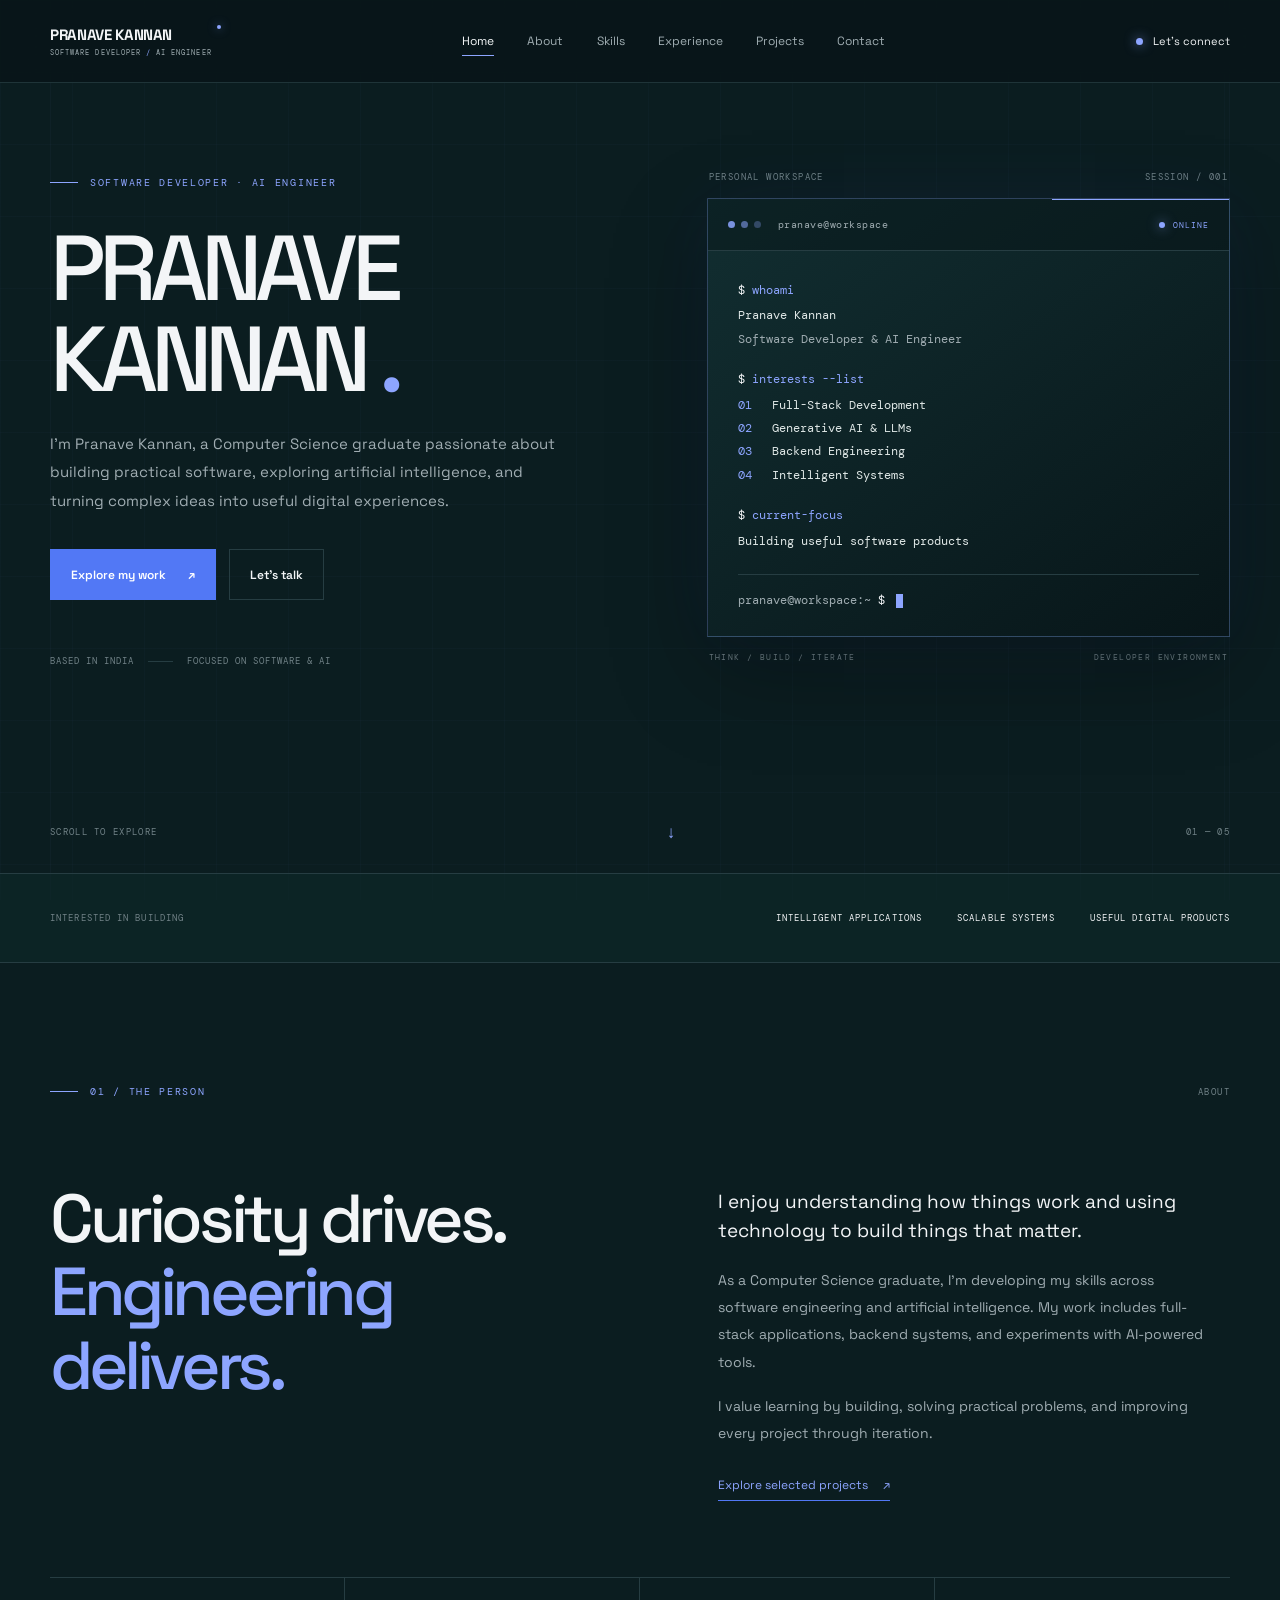
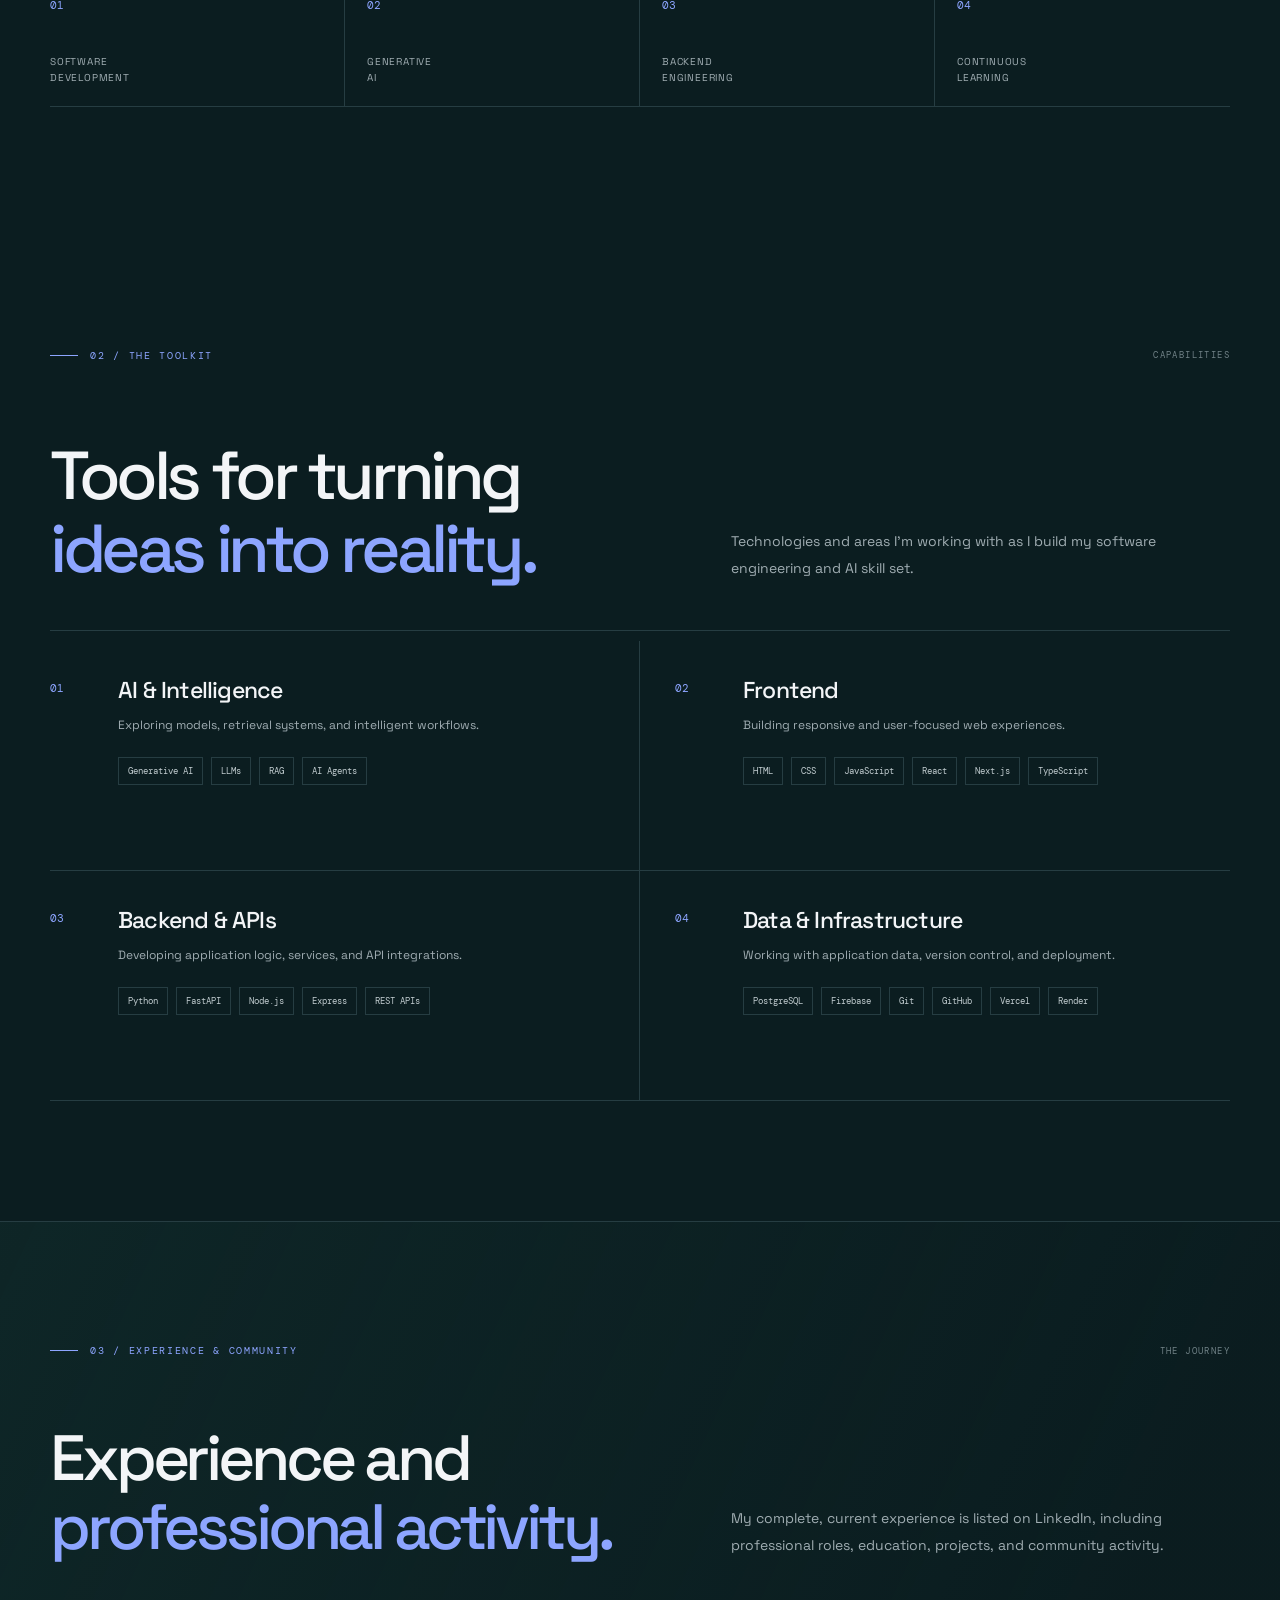
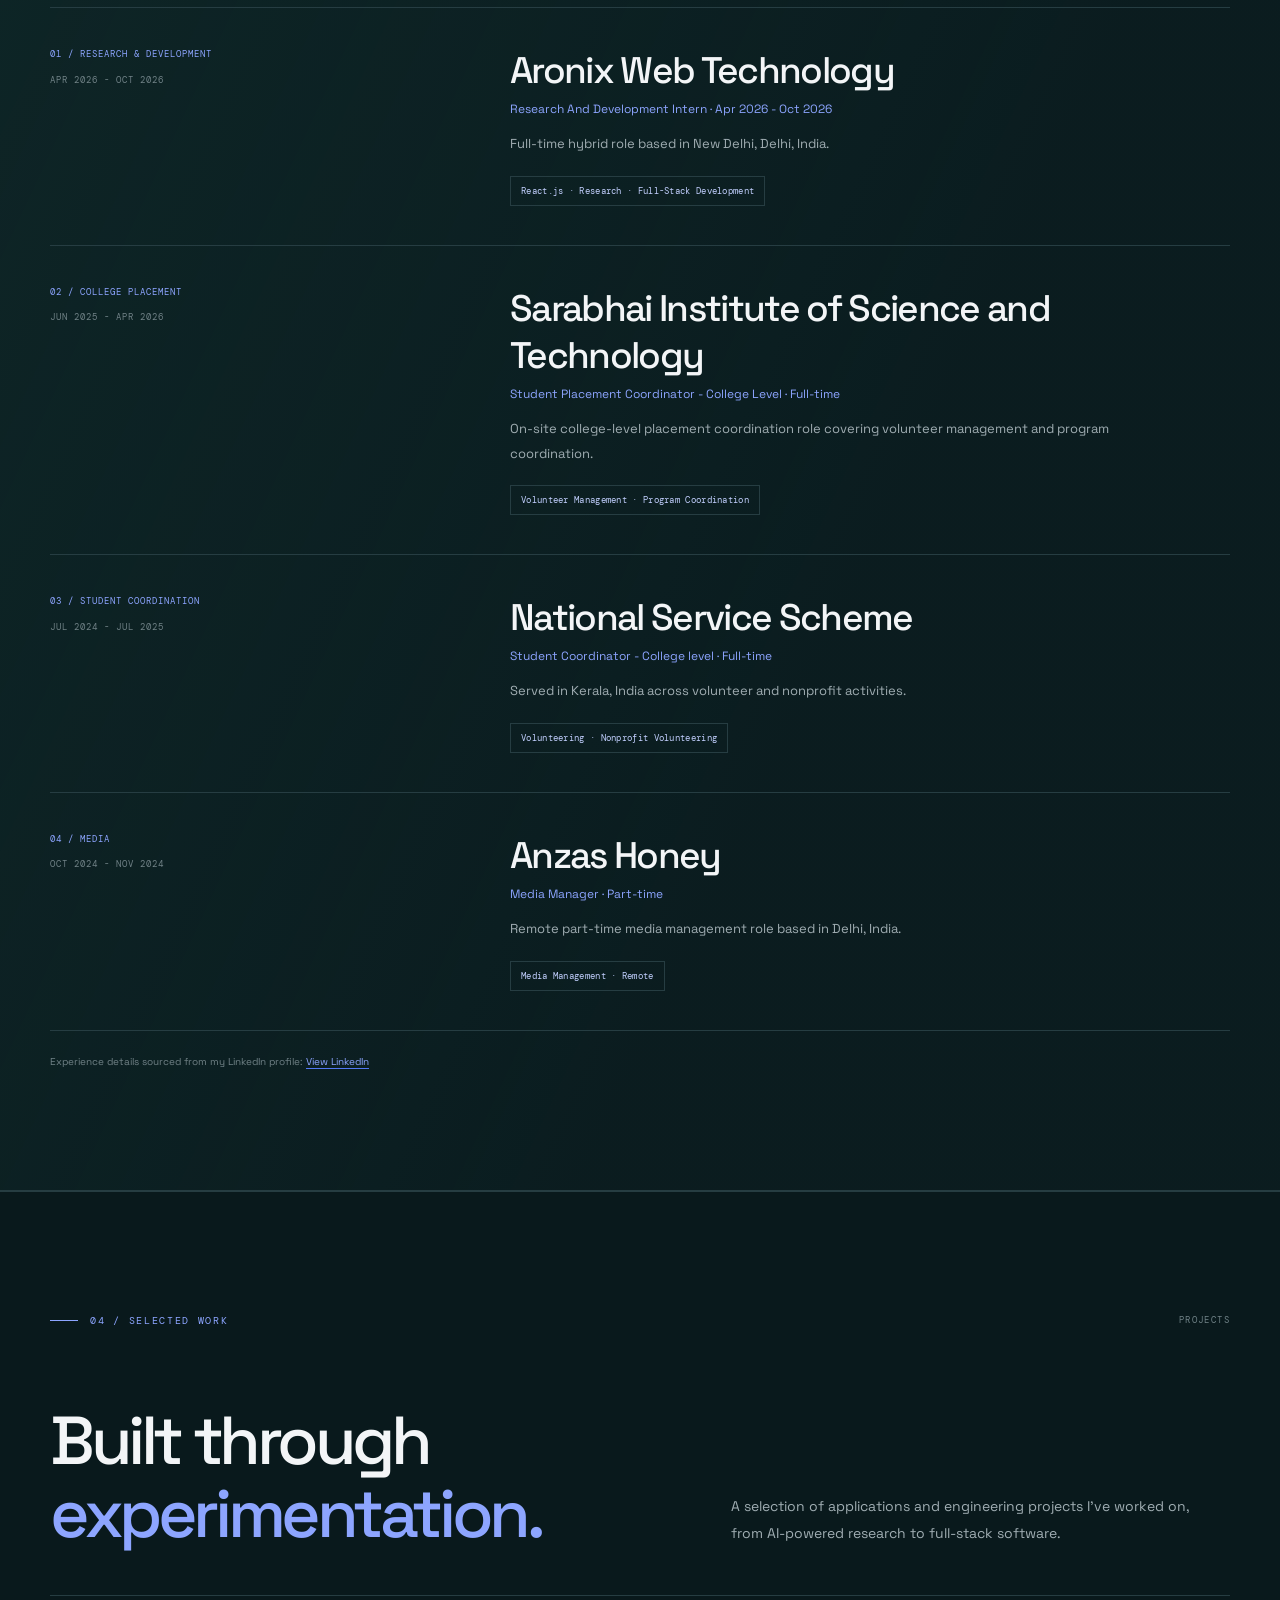
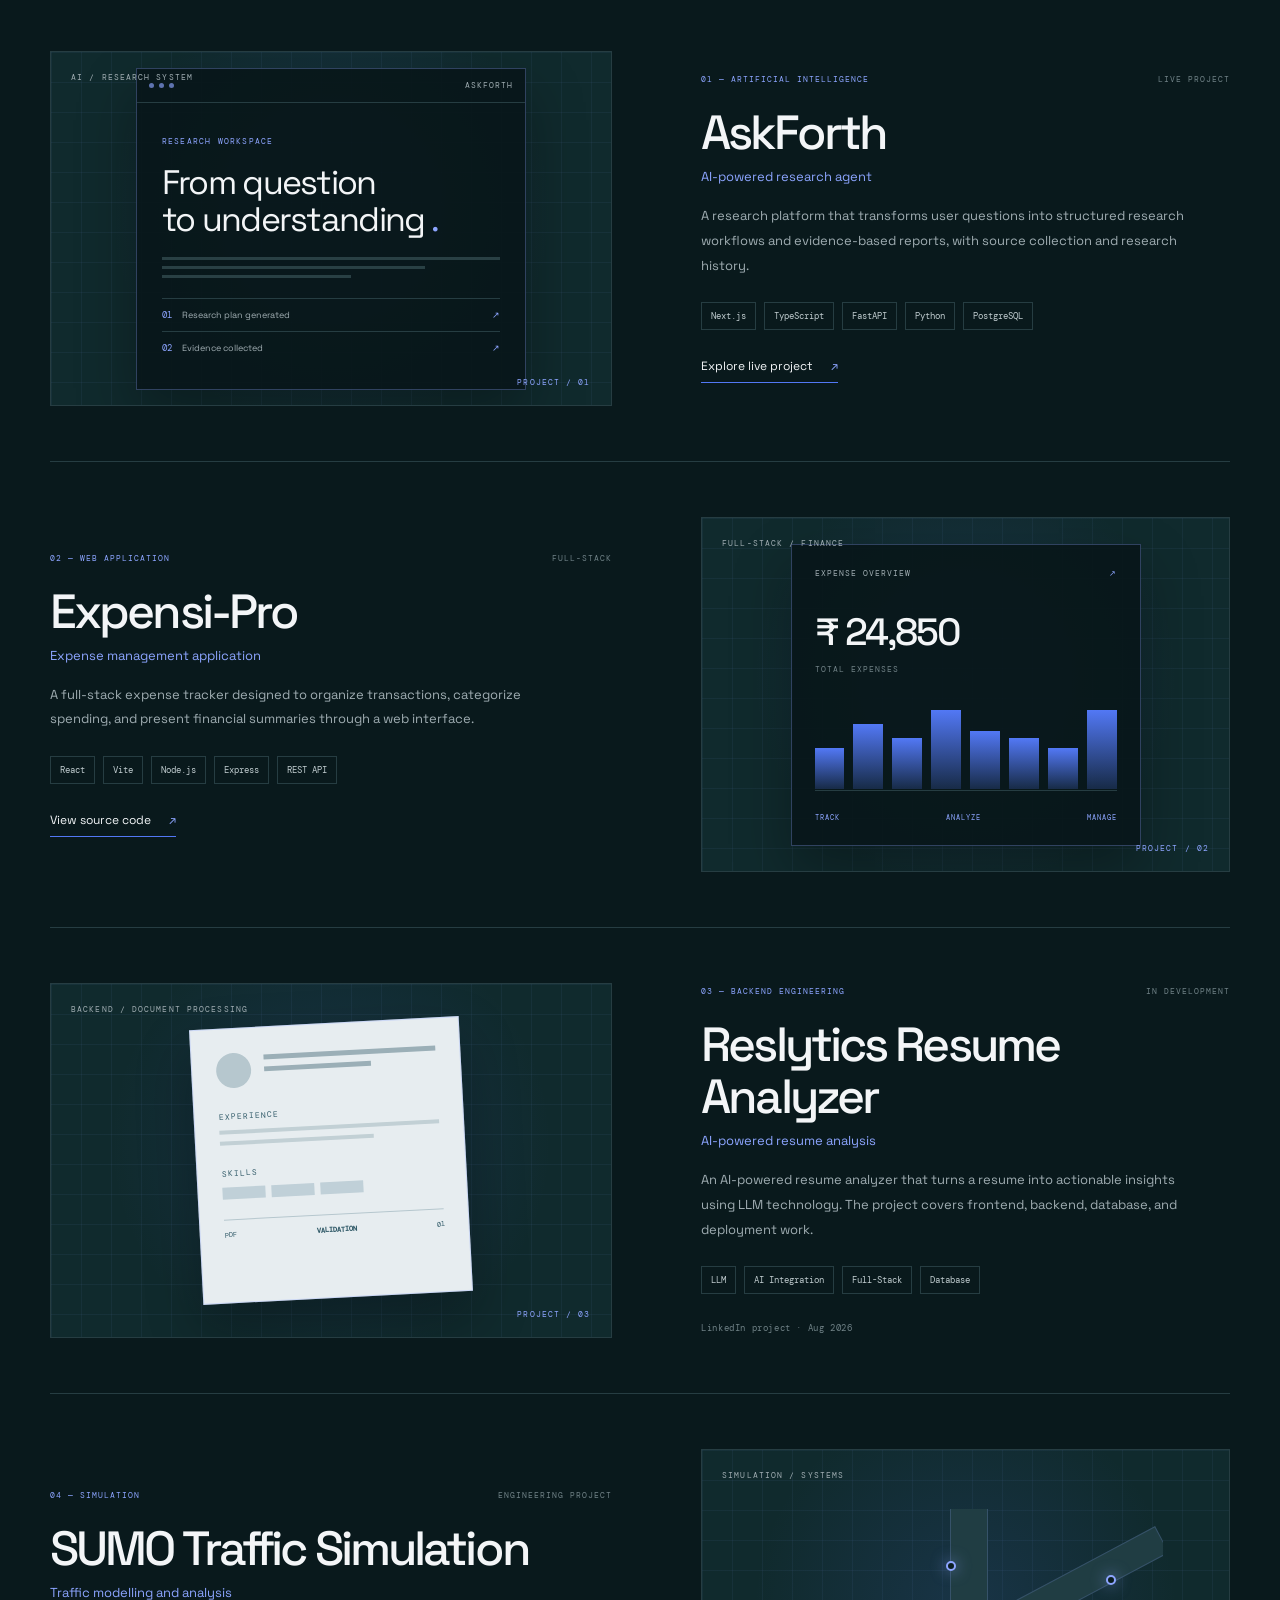
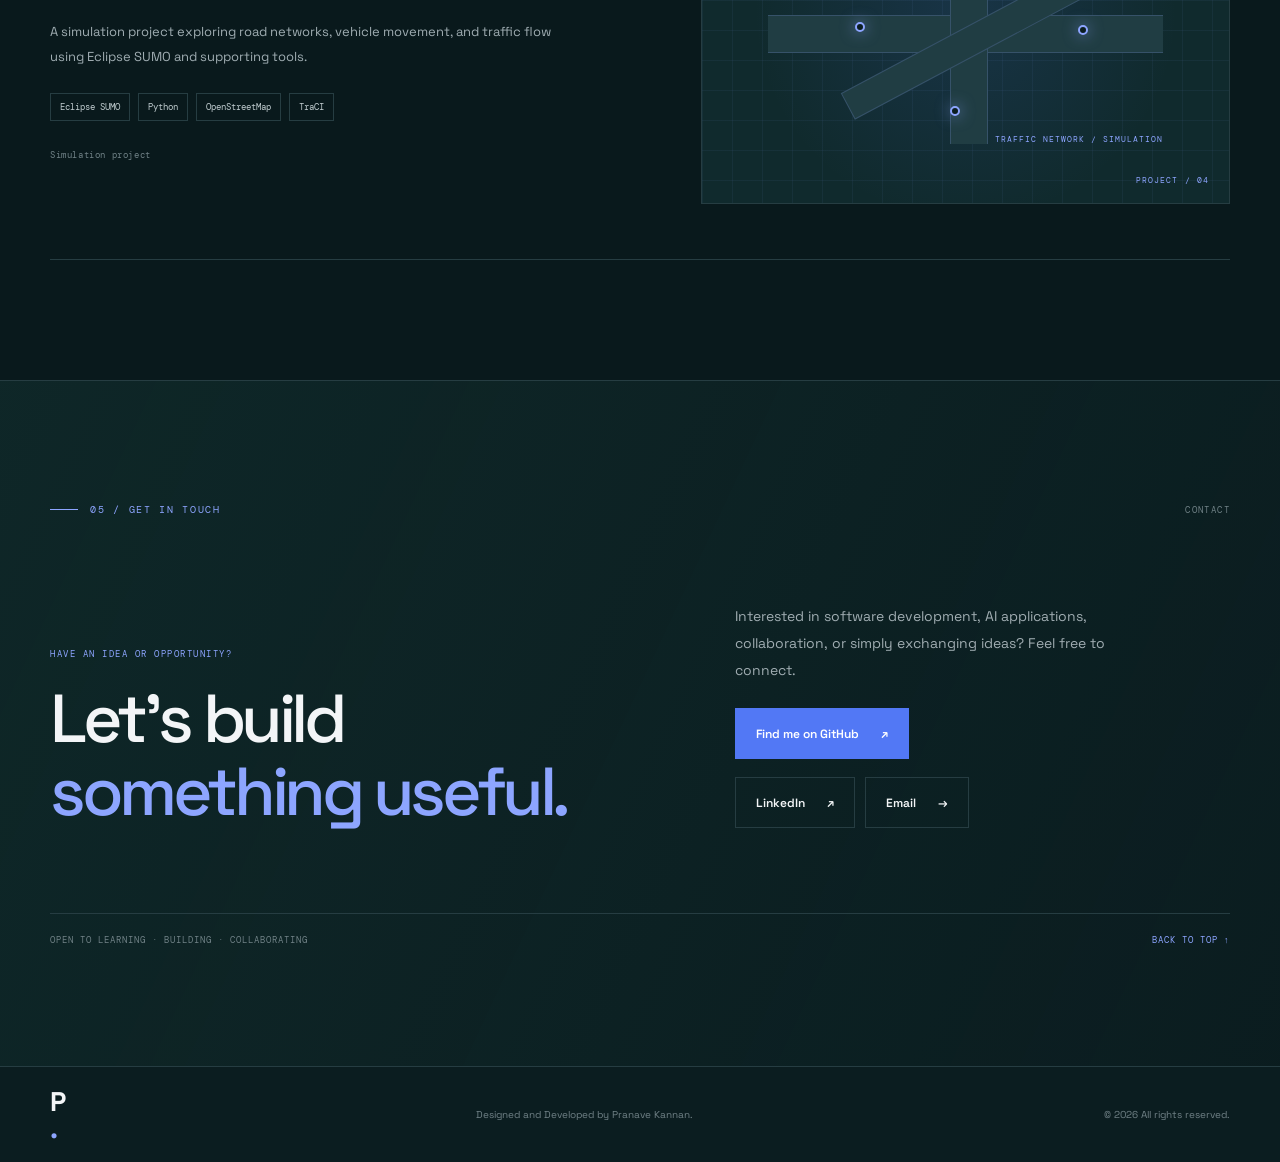
<file: index.html>
<!DOCTYPE html>
<html lang="en">
 <head>
   
  <meta charset="utf-8"/>
   
  <meta content="width=device-width, initial-scale=1.0" name="viewport"/>
   
  <meta content="Pranave Kannan &mdash; Software Developer building practical software and AI-powered applications." name="description"/>
   
  <meta content="#0b1d20" name="theme-color"/>
   
  <title>
   Pranave Kannan | Software Developer &amp; AI Builder
  </title>
   
  <link href="https://fonts.googleapis.com" rel="preconnect"/>
   
  <link crossorigin="" href="https://fonts.gstatic.com" rel="preconnect"/>
   
   
  <link href="style.css" rel="stylesheet"/>
 </head>
 <body>
   
  <div aria-hidden="true" class="page-grid">
  </div>
   
  <header class="site-header">
      
   <nav aria-label="Main navigation" class="navbar container">
         
    <a aria-label="Pranave Kannan home" class="brand" href="#home">
     <span class="brand-name">PRANAVE KANNAN</span>
     <span class="brand-role">SOFTWARE DEVELOPER <i>/</i> AI ENGINEER</span>
     <span class="brand-period" aria-hidden="true"></span>
    </a>
         
    <div class="nav-links">
            
     <a aria-label="Home" class="nav-link active" href="#home">
      Home
     </a>
            
     <a aria-label="About" class="nav-link" href="#about">
      About
     </a>
            
     <a aria-label="Skills" class="nav-link" href="#skills">
      Skills
     </a>
            
     <a aria-label="Experience" class="nav-link" href="#experience">
      Experience
     </a>
     <a aria-label="Projects" class="nav-link" href="#projects">
      Projects
     </a>
            
     <a aria-label="Contact" class="nav-link" href="#contact">
      Contact
     </a>
          
    </div>
         
    <a class="nav-status" href="#contact">
            
     <span class="status-dot">
     </span>
             Let's connect     
    </a>
       
   </nav>
    
  </header>
   
  <main>
      
   <section class="hero section-space" id="home">
         
    <div class="container hero-layout">
            
     <div class="hero-content">
               
      <p class="eyebrow">
       <span class="eyebrow-line">
       </span>
       SOFTWARE DEVELOPER &middot; AI ENGINEER
      </p>
               
      <h1>
      PRANAVE KANNAN
       <span class="title-period">
        .
       </span>
                
      </h1>
               
      <p class="hero-description">
                   I'm Pranave Kannan, a Computer Science graduate passionate about building practical software, exploring artificial intelligence, and turning complex ideas into useful digital experiences.         
      </p>
               
      <div class="hero-actions">
                  
       <a class="button button-primary" href="#projects">
                      Explore my work             
        <span aria-hidden="true">
         &nearrow;
        </span>
                   
       </a>
                  
       <a class="button button-secondary" href="#contact">
        Let's talk
       </a>
                
      </div>
               
      <div class="hero-meta">
                  
       <span>
        BASED IN INDIA
       </span>
                  
       <span class="meta-divider">
       </span>
                  
       <span>
        FOCUSED ON SOFTWARE &amp; AI
       </span>
                
      </div>
             
     </div>
            
     <div class="hero-visual terminal-visual">
      <div class="terminal-topline">
       <span>
        PERSONAL WORKSPACE
       </span>
       <span>
        SESSION / 001
       </span>
      </div>
      <div aria-label="Developer workspace terminal" class="terminal-window">
       <div class="terminal-bar">
        <div class="terminal-controls">
         <i>
         </i>
         <i>
         </i>
         <i>
         </i>
        </div>
        <span class="terminal-title">
         pranave@workspace
        </span>
        <span class="terminal-live">
         <i>
         </i>
         ONLINE
        </span>
       </div>
       <div class="terminal-body">
        <p class="terminal-command">
         <span>
          $
         </span>
         whoami
        </p>
        <p class="terminal-output">
         Pranave Kannan
        </p>
        <p class="terminal-muted">
         Software Developer &amp; AI Engineer
        </p>
        <p class="terminal-command">
         <span>
          $
         </span>
         interests --list
        </p>
        <p class="terminal-output">
         <b>
          01
         </b>
         Full-Stack Development
        </p>
        <p class="terminal-output">
         <b>
          02
         </b>
         Generative AI &amp; LLMs
        </p>
        <p class="terminal-output">
         <b>
          03
         </b>
         Backend Engineering
        </p>
        <p class="terminal-output">
         <b>
          04
         </b>
         Intelligent Systems
        </p>
        <p class="terminal-command">
         <span>
          $
         </span>
         current-focus
        </p>
        <p class="terminal-output">
         Building useful software products
        </p>
        <p class="terminal-prompt">
         pranave@workspace:~
         <span>
          $
         </span>
         <i>
         </i>
        </p>
       </div>
      </div>
      <div class="terminal-footline">
       <span>
        THINK / BUILD / ITERATE
       </span>
       <span>
        DEVELOPER ENVIRONMENT
       </span>
      </div>
     </div>
          
    </div>
         
    <div class="container hero-bottom">
            
     <span>
      SCROLL TO EXPLORE
     </span>
            
     <span class="scroll-indicator">
      &darr;
     </span>
            
     <span>
      01 &mdash; 05
     </span>
          
    </div>
       
   </section>
      
   <section class="intro-strip">
         
    <div class="container intro-strip-inner">
            
     <p>
      INTERESTED IN BUILDING
     </p>
            
     <div class="strip-items">
               
      <span>
       INTELLIGENT APPLICATIONS
      </span>
               
      <span>
       SCALABLE SYSTEMS
      </span>
               
      <span>
       USEFUL DIGITAL PRODUCTS
      </span>
             
     </div>
          
    </div>
       
   </section>
      
   <section class="about section-space" id="about">
         
    <div class="container">
            
     <div class="section-heading">
               
      <p class="eyebrow">
       <span class="eyebrow-line">
       </span>
       01 / THE PERSON
      </p>
               
      <span class="section-index">
       ABOUT
      </span>
             
     </div>
            
     <div class="about-layout">
               
      <h2>
       Curiosity drives.
       <br/>
       <span>
        Engineering delivers.
       </span>
      </h2>
               
      <div class="about-copy">
                  
       <p class="about-lead">
                      I enjoy understanding how things work and using technology to build things that matter.           
       </p>
                  
       <p>
                      As a Computer Science graduate, I'm developing my skills across software engineering and artificial intelligence. My work includes full-stack applications, backend systems, and experiments with AI-powered tools.           
       </p>
                  
       <p>
                      I value learning by building, solving practical problems, and improving every project through iteration.           
       </p>
                  
       <a class="text-link" href="#projects">
        Explore selected projects
        <span>
         &nearrow;
        </span>
       </a>
                
      </div>
             
     </div>
            
     <div class="about-facts">
               
      <div class="fact">
                  
       <span class="fact-number">
        01
       </span>
                  
       <span class="fact-label">
        SOFTWARE
        <br/>
        DEVELOPMENT
       </span>
                
      </div>
               
      <div class="fact">
                  
       <span class="fact-number">
        02
       </span>
                  
       <span class="fact-label">
        GENERATIVE
        <br/>
        AI
       </span>
                
      </div>
               
      <div class="fact">
                  
       <span class="fact-number">
        03
       </span>
                  
       <span class="fact-label">
        BACKEND
        <br/>
        ENGINEERING
       </span>
                
      </div>
               
      <div class="fact">
                  
       <span class="fact-number">
        04
       </span>
                  
       <span class="fact-label">
        CONTINUOUS
        <br/>
        LEARNING
       </span>
                
      </div>
             
     </div>
          
    </div>
       
   </section>
      
   <section class="skills section-space" id="skills">
         
    <div class="container">
            
     <div class="section-heading">
               
      <p class="eyebrow">
       <span class="eyebrow-line">
       </span>
       02 / THE TOOLKIT
      </p>
               
      <span class="section-index">
       CAPABILITIES
      </span>
             
     </div>
            
     <div class="skills-intro">
               
      <h2>
       Tools for turning
       <br/>
       <span>
        ideas into reality.
       </span>
      </h2>
               
      <p>
                   Technologies and areas I'm working with as I build my software engineering and AI skill set.         
      </p>
             
     </div>
            
     <div class="skills-grid">
               
      <article class="skill-group">
                  
       <span class="skill-number">
        01
       </span>
                  
       <div>
                     
        <h3>
         AI &amp; Intelligence
        </h3>
                     
        <p>
         Exploring models, retrieval systems, and intelligent workflows.
        </p>
                     
        <div class="skill-tags">
                        
         <span>
          Generative AI
         </span>
                        
         <span>
          LLMs
         </span>
                        
         <span>
          RAG
         </span>
                        
         <span>
          AI Agents
         </span>
                      
        </div>
                   
       </div>
                
      </article>
               
      <article class="skill-group">
                  
       <span class="skill-number">
        02
       </span>
                  
       <div>
                     
        <h3>
         Frontend
        </h3>
                     
        <p>
         Building responsive and user-focused web experiences.
        </p>
                     
        <div class="skill-tags">
                        
         <span>
          HTML
         </span>
                        
         <span>
          CSS
         </span>
                        
         <span>
          JavaScript
         </span>
                        
         <span>
          React
         </span>
                        
         <span>
          Next.js
         </span>
                        
         <span>
          TypeScript
         </span>
                      
        </div>
                   
       </div>
                
      </article>
               
      <article class="skill-group">
                  
       <span class="skill-number">
        03
       </span>
                  
       <div>
                     
        <h3>
         Backend &amp; APIs
        </h3>
                     
        <p>
         Developing application logic, services, and API integrations.
        </p>
                     
        <div class="skill-tags">
                        
         <span>
          Python
         </span>
                        
         <span>
          FastAPI
         </span>
                        
         <span>
          Node.js
         </span>
                        
         <span>
          Express
         </span>
                        
         <span>
          REST APIs
         </span>
                      
        </div>
                   
       </div>
                
      </article>
               
      <article class="skill-group">
                  
       <span class="skill-number">
        04
       </span>
                  
       <div>
                     
        <h3>
         Data &amp; Infrastructure
        </h3>
                     
        <p>
         Working with application data, version control, and deployment.
        </p>
                     
        <div class="skill-tags">
                        
         <span>
          PostgreSQL
         </span>
                        
         <span>
          Firebase
         </span>
                        
         <span>
          Git
         </span>
                        
         <span>
          GitHub
         </span>
                        
         <span>
          Vercel
         </span>
                        
         <span>
          Render
         </span>
                      
        </div>
                   
       </div>
                
      </article>
             
     </div>
          
    </div>
       
   </section>
      
   <section class="experience section-space" id="experience">
    <div class="container">
     <div class="section-heading">
      <p class="eyebrow"><span class="eyebrow-line"></span> 03 / EXPERIENCE &amp; COMMUNITY</p>
      <span class="section-index">THE JOURNEY</span>
     </div>
     <div class="experience-intro">
      <h2>Experience and<br><span>professional activity.</span></h2>
      <p>My complete, current experience is listed on LinkedIn, including professional roles, education, projects, and community activity.</p>
     </div>
     <div class="experience-list">
      <article class="experience-item">
       <div class="experience-meta"><span>01 / RESEARCH &amp; DEVELOPMENT</span><span>APR 2026 - OCT 2026</span></div>
       <div class="experience-main">
        <h3>Aronix Web Technology</h3>
        <p class="experience-role">Research And Development Intern &middot; Apr 2026 - Oct 2026</p>
        <p>Full-time hybrid role based in New Delhi, Delhi, India.</p>
        <span class="experience-tag">React.js &middot; Research &middot; Full-Stack Development</span>
       </div>
      </article>
      <article class="experience-item">
       <div class="experience-meta"><span>02 / COLLEGE PLACEMENT</span><span>JUN 2025 - APR 2026</span></div>
       <div class="experience-main">
        <h3>Sarabhai Institute of Science and Technology</h3>
        <p class="experience-role">Student Placement Coordinator - College Level &middot; Full-time</p>
        <p>On-site college-level placement coordination role covering volunteer management and program coordination.</p>
        <span class="experience-tag">Volunteer Management &middot; Program Coordination</span>
       </div>
      </article>
      <article class="experience-item">
       <div class="experience-meta"><span>03 / STUDENT COORDINATION</span><span>JUL 2024 - JUL 2025</span></div>
       <div class="experience-main">
        <h3>National Service Scheme</h3>
        <p class="experience-role">Student Coordinator - College level &middot; Full-time</p>
        <p>Served in Kerala, India across volunteer and nonprofit activities.</p>
        <span class="experience-tag">Volunteering &middot; Nonprofit Volunteering</span>
       </div>
      </article>
      <article class="experience-item">
       <div class="experience-meta"><span>04 / MEDIA</span><span>OCT 2024 - NOV 2024</span></div>
       <div class="experience-main">
        <h3>Anzas Honey</h3>
        <p class="experience-role">Media Manager &middot; Part-time</p>
        <p>Remote part-time media management role based in Delhi, India.</p>
        <span class="experience-tag">Media Management &middot; Remote</span>
       </div>
      </article>
     </div>
     <p class="experience-note">Experience details sourced from my LinkedIn profile:
      <a href="https://www.linkedin.com/in/pranave-kannan-872183287/" target="_blank" rel="noopener noreferrer">View LinkedIn</a>
     </p>
    </div>
   </section>

   <section class="projects section-space" id="projects">
         
    <div class="container">
            
     <div class="section-heading">
               
      <p class="eyebrow">
       <span class="eyebrow-line">
       </span>
       04 / SELECTED WORK
      </p>
               
      <span class="section-index">
       PROJECTS
      </span>
             
     </div>
            
     <div class="projects-intro">
               
      <h2>
       Built through
       <br/>
       <span>
        experimentation.
       </span>
      </h2>
               
      <p>
                   A selection of applications and engineering projects I've worked on, from AI-powered research to full-stack software.         
      </p>
             
     </div>
            
     <div class="project-list">
               
      <article class="project-card project-featured">
                  
       <div class="project-art art-askforth">
                     
        <div class="art-label">
         AI / RESEARCH SYSTEM
        </div>
                     
        <div class="research-window">
                        
         <div class="window-top">
          <span>
          </span>
          <span>
          </span>
          <span>
          </span>
          <b>
           ASKFORTH
          </b>
         </div>
                        
         <div class="research-content">
                           
          <span class="research-kicker">
           RESEARCH WORKSPACE
          </span>
                           
          <div class="research-title">
           From question
           <br/>
           to understanding
           <span>
            .
           </span>
          </div>
                           
          <div class="research-lines">
           <i>
           </i>
           <i>
           </i>
           <i>
           </i>
          </div>
                           
          <div class="research-result">
           <span>
            01
           </span>
           Research plan generated
           <b>
            &nearrow;
           </b>
          </div>
                           
          <div class="research-result">
           <span>
            02
           </span>
           Evidence collected
           <b>
            &nearrow;
           </b>
          </div>
                         
         </div>
                      
        </div>
                     
        <span class="art-number">
         PROJECT / 01
        </span>
                   
       </div>
                  
       <div class="project-info">
                     
        <div class="project-topline">
         <span>
          01 &mdash; ARTIFICIAL INTELLIGENCE
         </span>
         <span>
          LIVE PROJECT
         </span>
        </div>
                     
        <h3>
         AskForth
        </h3>
                     
        <p class="project-subtitle">
         AI-powered research agent
        </p>
                     
        <p>
                         A research platform that transforms user questions into structured research workflows and evidence-based reports, with source collection and research history.             
        </p>
                     
        <div class="project-tech">
                        
         <span>
          Next.js
         </span>
         <span>
          TypeScript
         </span>
         <span>
          FastAPI
         </span>
         <span>
          Python
         </span>
         <span>
          PostgreSQL
         </span>
                      
        </div>
                     
        <a class="project-link" href="https://ask-forth-ai-research-agent.vercel.app/" rel="noopener noreferrer" target="_blank">
         Explore live project
         <span>
          &nearrow;
         </span>
        </a>
                   
       </div>
                
      </article>
               
      <article class="project-card">
                  
       <div class="project-art art-expensi">
                     
        <div class="art-label">
         FULL-STACK / FINANCE
        </div>
                     
        <div class="expense-dashboard">
                        
         <div class="dashboard-heading">
          EXPENSE OVERVIEW
          <span>
           &nearrow;
          </span>
         </div>
                        
         <div class="dashboard-total">
          ₹ 24,850
         </div>
                        
         <span class="dashboard-caption">
          TOTAL EXPENSES
         </span>
                        
         <div class="dashboard-chart">
          <i>
          </i>
          <i>
          </i>
          <i>
          </i>
          <i>
          </i>
          <i>
          </i>
          <i>
          </i>
          <i>
          </i>
          <i>
          </i>
         </div>
                        
         <div class="dashboard-footer">
          <span>
           TRACK
          </span>
          <span>
           ANALYZE
          </span>
          <span>
           MANAGE
          </span>
         </div>
                      
        </div>
                     
        <span class="art-number">
         PROJECT / 02
        </span>
                   
       </div>
                  
       <div class="project-info">
                     
        <div class="project-topline">
         <span>
          02 &mdash; WEB APPLICATION
         </span>
         <span>
          FULL-STACK
         </span>
        </div>
                     
        <h3>
         Expensi-Pro
        </h3>
                     
        <p class="project-subtitle">
         Expense management application
        </p>
                     
        <p>
                         A full-stack expense tracker designed to organize transactions, categorize spending, and present financial summaries through a web interface.             
        </p>
                     
        <div class="project-tech">
                        
         <span>
          React
         </span>
         <span>
          Vite
         </span>
         <span>
          Node.js
         </span>
         <span>
          Express
         </span>
         <span>
          REST API
         </span>
                      
        </div>
                     
        <a class="project-link" href="https://github.com/pranavekannan1/Expensi-pro" rel="noopener noreferrer" target="_blank">
         View source code
         <span>
          &nearrow;
         </span>
        </a>
                   
       </div>
                
      </article>
               
      <article class="project-card">
                  
       <div class="project-art art-resume">
                     
        <div class="art-label">
         BACKEND / DOCUMENT PROCESSING
        </div>
                     
        <div class="resume-sheet">
                        
         <div class="resume-avatar">
         </div>
                        
         <div class="resume-heading-lines">
          <i>
          </i>
          <i>
          </i>
         </div>
                        
         <div class="resume-section-title">
          EXPERIENCE
         </div>
                        
         <div class="resume-line">
         </div>
                        
         <div class="resume-line short">
         </div>
                        
         <div class="resume-section-title">
          SKILLS
         </div>
                        
         <div class="resume-pills">
          <i>
          </i>
          <i>
          </i>
          <i>
          </i>
         </div>
                        
         <div class="resume-scan">
          <span>
           PDF
          </span>
          <b>
           VALIDATION
          </b>
          <span>
           01
          </span>
         </div>
                      
        </div>
                     
        <span class="art-number">
         PROJECT / 03
        </span>
                   
       </div>
                  
       <div class="project-info">
                     
        <div class="project-topline">
         <span>
          03 &mdash; BACKEND ENGINEERING
         </span>
         <span>
          IN DEVELOPMENT
         </span>
        </div>
                     
        <h3>
         Reslytics Resume Analyzer
        </h3>
                     
        <p class="project-subtitle">
         AI-powered resume analysis
        </p>
                     
        <p>
                         An AI-powered resume analyzer that turns a resume into actionable insights using LLM technology. The project covers frontend, backend, database, and deployment work.
        </p>
                     
        <div class="project-tech">
                        
         <span>
          LLM
         </span>
         <span>
          AI Integration
         </span>
         <span>
          Full-Stack
         </span>
         <span>
          Database
         </span>
                      
        </div>
                     
        <span class="project-note">
         LinkedIn project · Aug 2026
        </span>
                   
       </div>
                
      </article>
               
      <article class="project-card">
                  
       <div class="project-art art-traffic">
                     
        <div class="art-label">
         SIMULATION / SYSTEMS
        </div>
                     
        <div class="traffic-map">
                        
         <div class="road road-horizontal">
         </div>
                        
         <div class="road road-vertical">
         </div>
                        
         <div class="road road-diagonal">
         </div>
                        
         <span class="traffic-point point-a">
         </span>
                        
         <span class="traffic-point point-b">
         </span>
                        
         <span class="traffic-point point-c">
         </span>
                        
         <span class="traffic-point point-d">
         </span>
                        
         <span class="traffic-point point-e">
         </span>
                        
         <span class="traffic-label">
          TRAFFIC NETWORK / SIMULATION
         </span>
                      
        </div>
                     
        <span class="art-number">
         PROJECT / 04
        </span>
                   
       </div>
                  
       <div class="project-info">
                     
        <div class="project-topline">
         <span>
          04 &mdash; SIMULATION
         </span>
         <span>
          ENGINEERING PROJECT
         </span>
        </div>
                     
        <h3>
         SUMO Traffic Simulation
        </h3>
                     
        <p class="project-subtitle">
         Traffic modelling and analysis
        </p>
                     
        <p>
                         A simulation project exploring road networks, vehicle movement, and traffic flow using Eclipse SUMO and supporting tools.             
        </p>
                     
        <div class="project-tech">
                        
         <span>
          Eclipse SUMO
         </span>
         <span>
          Python
         </span>
         <span>
          OpenStreetMap
         </span>
         <span>
          TraCI
         </span>
                      
        </div>
                     
        <span class="project-note">
         Simulation project
        </span>
                   
       </div>
                
      </article>
             
     </div>
          
    </div>
       
   </section>
      
   <section class="contact section-space" id="contact">
         
    <div class="container">
            
     <div class="section-heading">
               
      <p class="eyebrow">
       <span class="eyebrow-line">
       </span>
       05 / GET IN TOUCH
      </p>
               
      <span class="section-index">
       CONTACT
      </span>
             
     </div>
            
     <div class="contact-layout">
               
      <div>
                  
       <p class="contact-kicker">
        HAVE AN IDEA OR OPPORTUNITY?
       </p>
                  
       <h2>
        Let's build
        <br/>
        <span>
         something useful.
        </span>
       </h2>
                
      </div>
               
      <div class="contact-copy">
                   
       <p>
                      Interested in software development, AI applications, collaboration, or simply exchanging ideas? Feel free to connect.           
       </p>

       <a class="button button-primary contact-github" href="https://github.com/pranavekannan1" rel="noopener noreferrer" target="_blank">
        Find me on GitHub
        <span>&nearrow;</span>
       </a>
       <div class="contact-secondary-links">
         <a class="button button-secondary" href="https://www.linkedin.com/in/pranave-kannan-872183287/" rel="noopener noreferrer" target="_blank">
          LinkedIn
          <span>&nearrow;</span>
         </a>
         <a class="button button-secondary" href="mailto:pranavemahii@gmail.com">
          Email
          <span>&rarr;</span>
         </a>
       </div>
                
      </div>
             
     </div>
            
     <div class="contact-bottom">
               
      <span>
       OPEN TO LEARNING &middot; BUILDING &middot; COLLABORATING
      </span>
               
      <a href="#home">
       BACK TO TOP &uarr;
      </a>
             
     </div>
          
    </div>
       
   </section>
    
  </main>
   
  <footer class="site-footer">
      
   <div class="container footer-inner">
         
    <a class="brand" href="#home">
     P
     <span>
      .
     </span>
    </a>
         
    <p>
     Designed and Developed by Pranave Kannan.
    </p>
         
    <span>
     &copy; 2026 All rights reserved.
    </span>
       
   </div>
    
  </footer>
 </body>
</html>
</file>
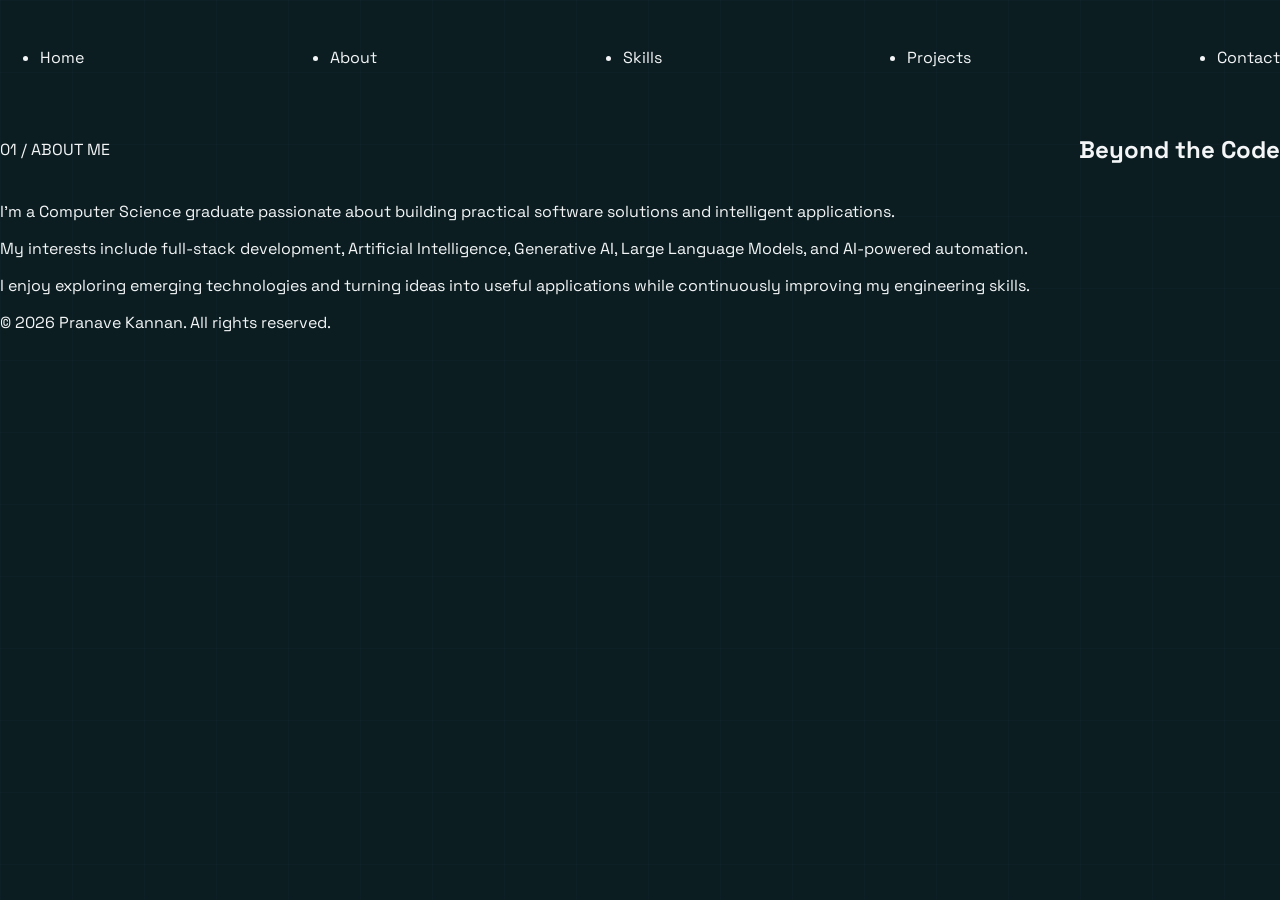
<file: about.html>
<!DOCTYPE html>
<html lang="en">
<head>
    <meta charset="UTF-8">
    <meta name="viewport" content="width=device-width, initial-scale=1.0">
    <meta name="description" content="Learn more about Pranave Kannan, a Software Developer interested in AI and modern software development.">
    <title>About | Pranave Kannan</title>
    <link rel="stylesheet" href="style.css">
</head>
<body>

    <header>
        <nav>
            <ul class="navbar">
                <li><a href="index.html">Home</a></li>
                <li><a href="about.html">About</a></li>
                <li><a href="skills.html">Skills</a></li>
                <li><a href="projects.html">Projects</a></li>
                <li><a href="contact.html">Contact</a></li>
            </ul>
        </nav>
    </header>

    <main>
        <section id="about">
            <div class="section-heading">
                <span class="section-label">01 / ABOUT ME</span>
                <h1>Beyond the Code</h1>
            </div>

            <div class="about-content">
                <p>
                    I'm a Computer Science graduate passionate about
                    building practical software solutions and
                    intelligent applications.
                </p>

                <p>
                    My interests include full-stack development,
                    Artificial Intelligence, Generative AI,
                    Large Language Models, and AI-powered automation.
                </p>

                <p>
                    I enjoy exploring emerging technologies and
                    turning ideas into useful applications while
                    continuously improving my engineering skills.
                </p>
            </div>
        </section>
    </main>

    <footer>
        <p>© 2026 Pranave Kannan. All rights reserved.</p>
    </footer>

</body>
</html>
</file>
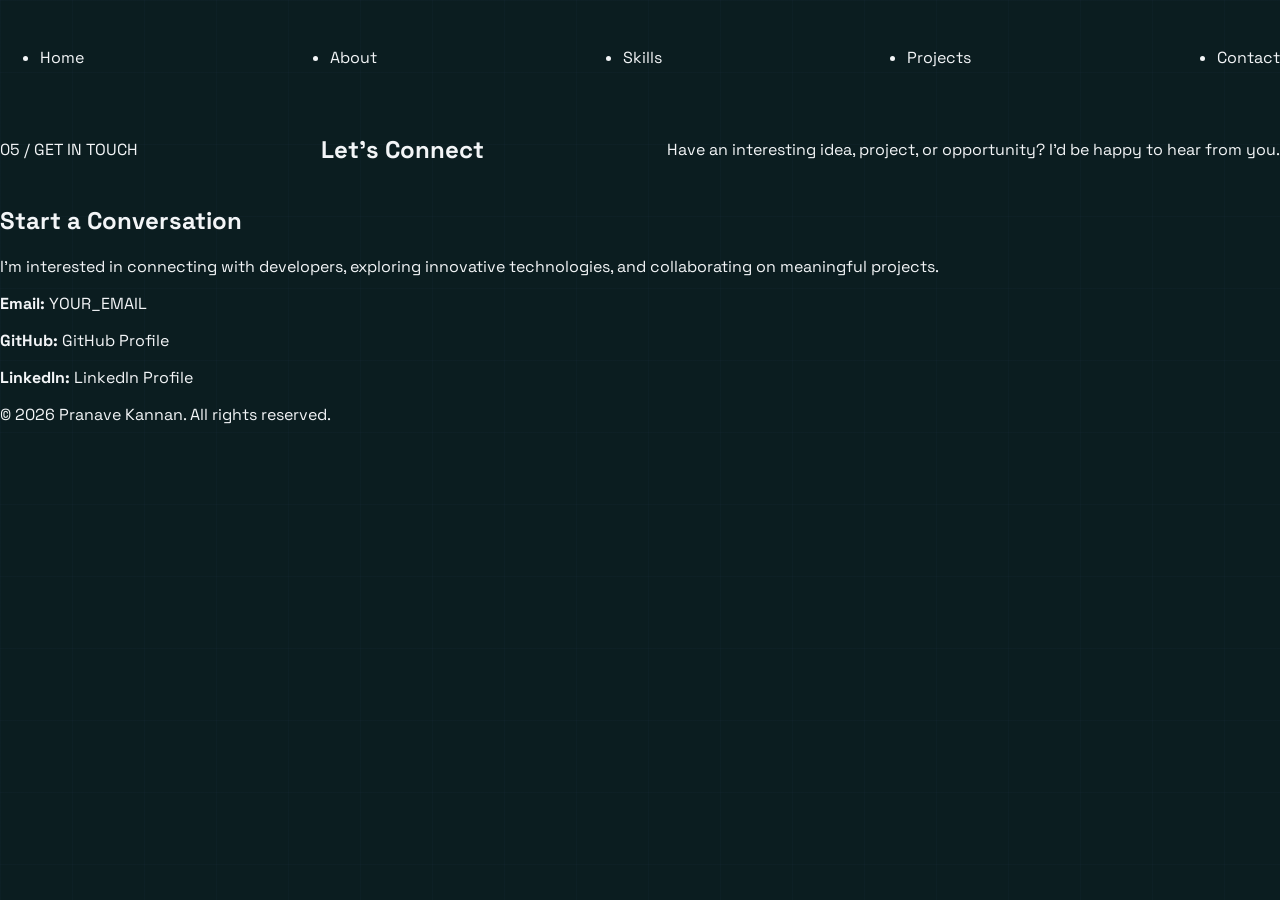
<file: contact.html>
<!DOCTYPE html>
<html lang="en">
<head>
    <meta charset="UTF-8">
    <meta name="viewport" content="width=device-width, initial-scale=1.0">
    <meta name="description" content="Get in touch with Pranave Kannan for software development, AI projects, and collaboration.">
    <title>Contact | Pranave Kannan</title>
    <link rel="stylesheet" href="style.css">
</head>
<body>

    <header>
        <nav>
            <ul class="navbar">
                <li><a href="index.html">Home</a></li>
                <li><a href="about.html">About</a></li>
                <li><a href="skills.html">Skills</a></li>
                <li><a href="projects.html">Projects</a></li>
                <li><a href="contact.html">Contact</a></li>
            </ul>
        </nav>
    </header>

    <main>
        <section id="contact">
            <div class="section-heading">
                <span class="section-label">05 / GET IN TOUCH</span>
                <h1>Let's Connect</h1>
                <p>
                    Have an interesting idea, project, or opportunity?
                    I'd be happy to hear from you.
                </p>
            </div>

            <div class="contact-content">

                <div class="contact-info">
                    <h2>Start a Conversation</h2>

                    <p>
                        I'm interested in connecting with developers,
                        exploring innovative technologies, and
                        collaborating on meaningful projects.
                    </p>

                    <div class="contact-details">
                        <p>
                            <strong>Email:</strong>
                            <a href="mailto:YOUR_EMAIL">YOUR_EMAIL</a>
                        </p>

                        <p>
                            <strong>GitHub:</strong>
                            <a href="https://github.com/pranavekannan1"
                               target="_blank"
                               rel="noopener noreferrer">
                                GitHub Profile
                            </a>
                        </p>

                        <p>
                            <strong>LinkedIn:</strong>
                            <a href="YOUR_LINKEDIN_URL"
                               target="_blank"
                               rel="noopener noreferrer">
                                LinkedIn Profile
                            </a>
                        </p>
                    </div>
                </div>

            </div>
        </section>
    </main>

    <footer>
        <p>© 2026 Pranave Kannan. All rights reserved.</p>
    </footer>

</body>
</html>
</file>
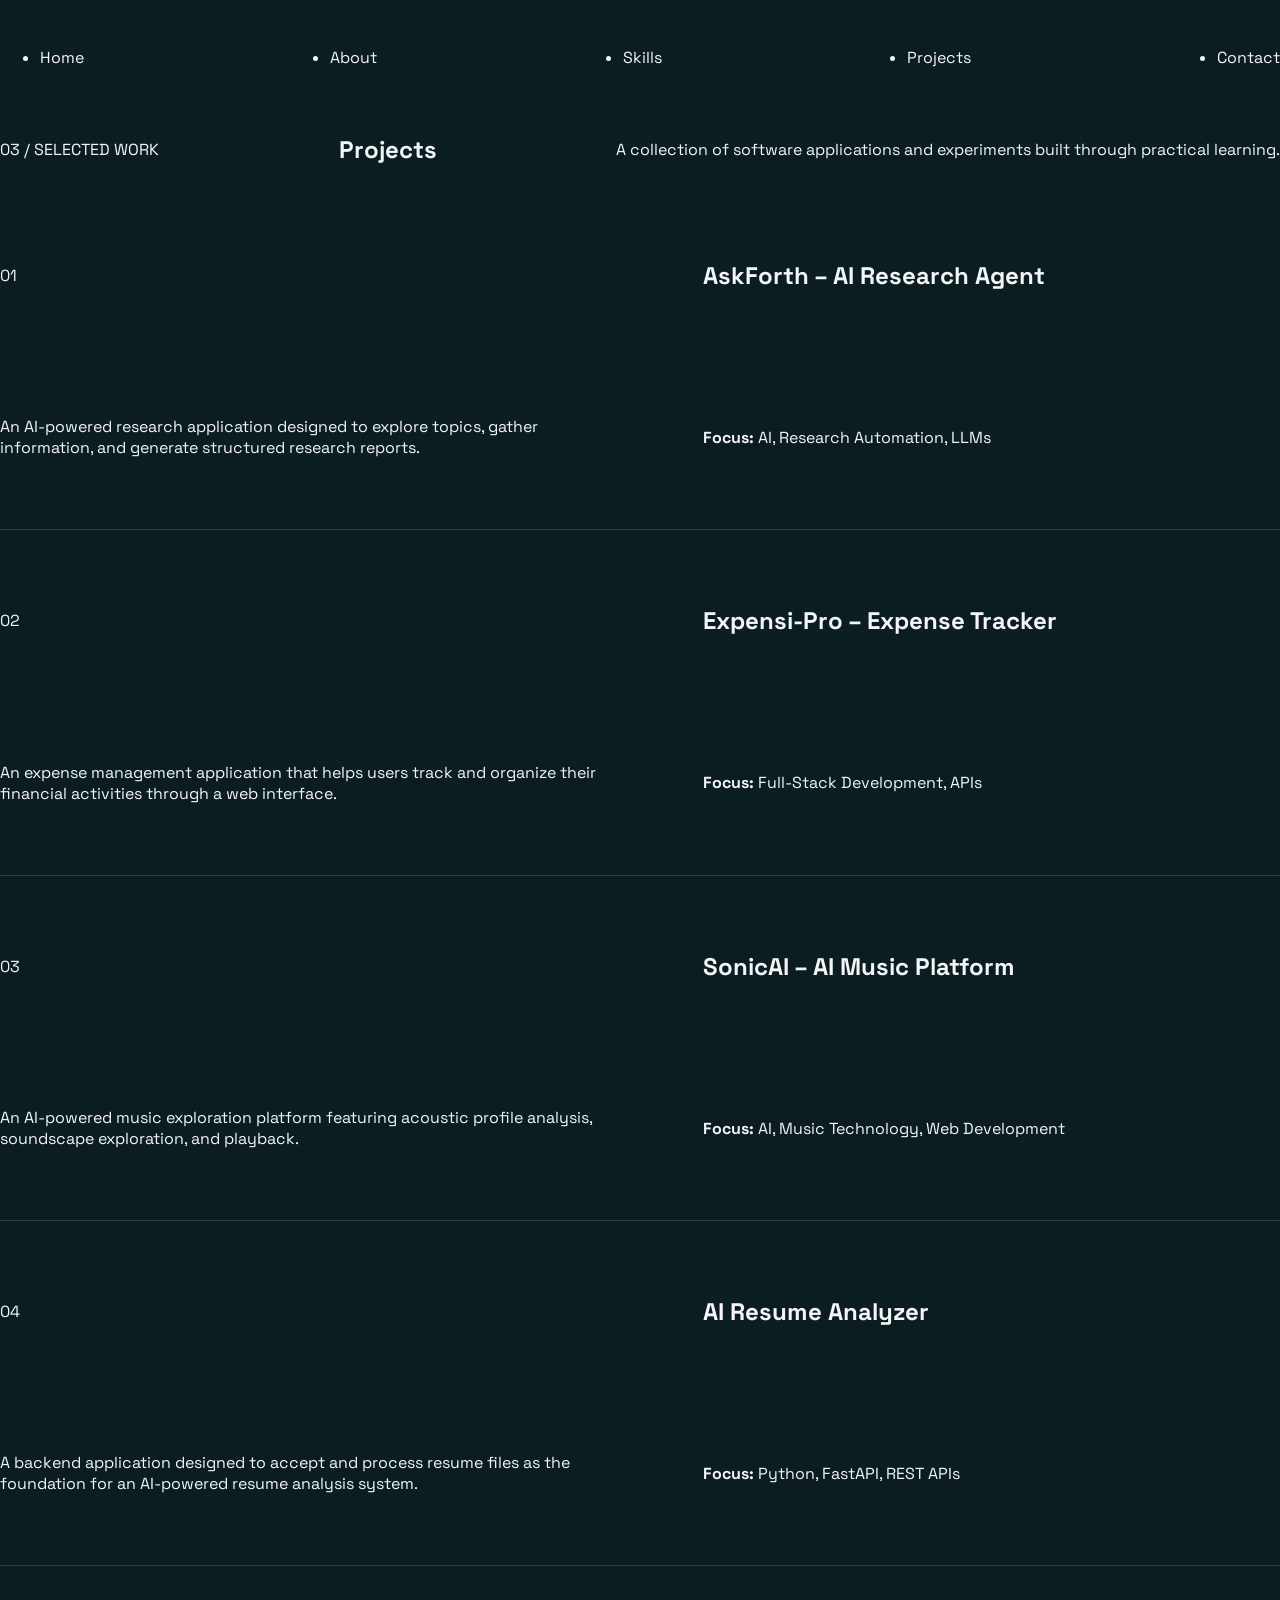
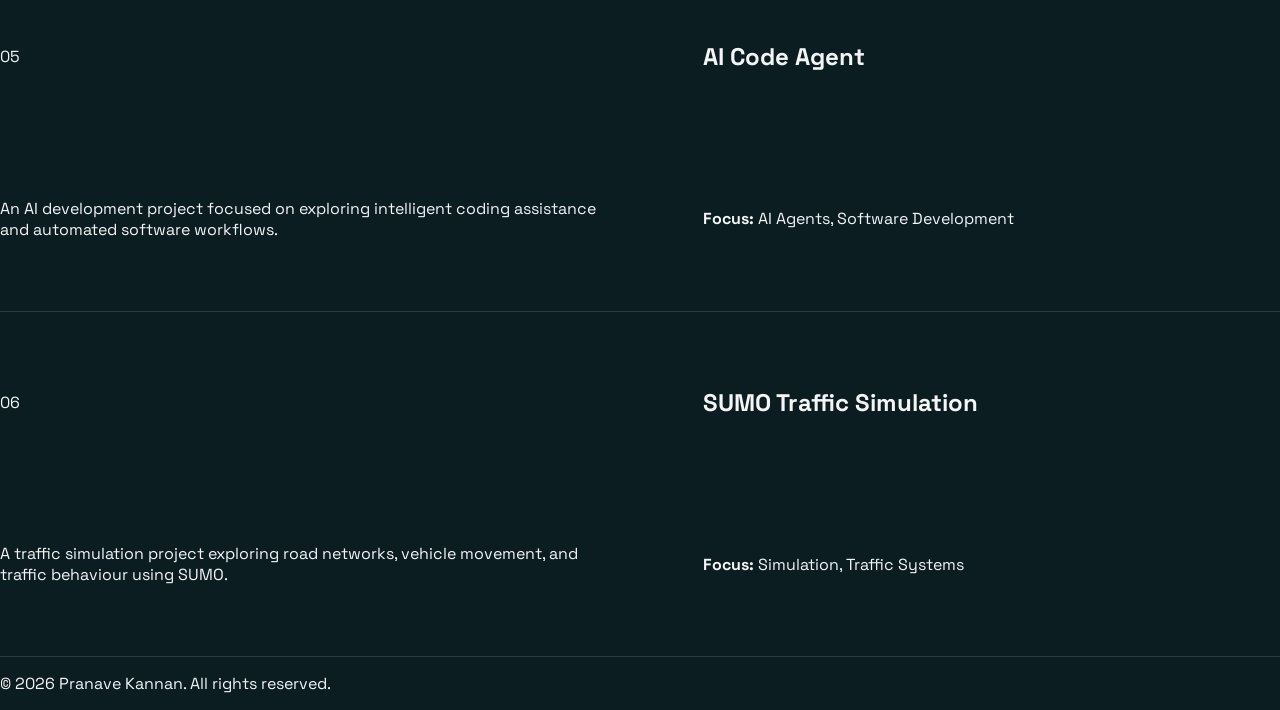
<file: projects.html>
<!DOCTYPE html>
<html lang="en">
<head>
    <meta charset="UTF-8">
    <meta name="viewport" content="width=device-width, initial-scale=1.0">
    <meta name="description" content="Explore software and AI projects built by Pranave Kannan.">
    <title>Projects | Pranave Kannan</title>
    <link rel="stylesheet" href="style.css">
</head>
<body>

    <header>
        <nav>
            <ul class="navbar">
                <li><a href="index.html">Home</a></li>
                <li><a href="about.html">About</a></li>
                <li><a href="skills.html">Skills</a></li>
                <li><a href="projects.html">Projects</a></li>
                <li><a href="contact.html">Contact</a></li>
            </ul>
        </nav>
    </header>

    <main>
        <section id="projects">

            <div class="section-heading">
                <span class="section-label">03 / SELECTED WORK</span>
                <h1>Projects</h1>
                <p>
                    A collection of software applications and
                    experiments built through practical learning.
                </p>
            </div>

            <div class="project-container">

                <article class="project-card">
                    <span class="project-number">01</span>
                    <h2>AskForth – AI Research Agent</h2>
                    <p>
                        An AI-powered research application designed
                        to explore topics, gather information, and
                        generate structured research reports.
                    </p>
                    <p><strong>Focus:</strong> AI, Research Automation, LLMs</p>
                </article>

                <article class="project-card">
                    <span class="project-number">02</span>
                    <h2>Expensi-Pro – Expense Tracker</h2>
                    <p>
                        An expense management application that helps
                        users track and organize their financial
                        activities through a web interface.
                    </p>
                    <p><strong>Focus:</strong> Full-Stack Development, APIs</p>
                </article>

                <article class="project-card">
                    <span class="project-number">03</span>
                    <h2>SonicAI – AI Music Platform</h2>
                    <p>
                        An AI-powered music exploration platform
                        featuring acoustic profile analysis,
                        soundscape exploration, and playback.
                    </p>
                    <p><strong>Focus:</strong> AI, Music Technology, Web Development</p>
                </article>

                <article class="project-card">
                    <span class="project-number">04</span>
                    <h2>AI Resume Analyzer</h2>
                    <p>
                        A backend application designed to accept
                        and process resume files as the foundation
                        for an AI-powered resume analysis system.
                    </p>
                    <p><strong>Focus:</strong> Python, FastAPI, REST APIs</p>
                </article>

                <article class="project-card">
                    <span class="project-number">05</span>
                    <h2>AI Code Agent</h2>
                    <p>
                        An AI development project focused on
                        exploring intelligent coding assistance
                        and automated software workflows.
                    </p>
                    <p><strong>Focus:</strong> AI Agents, Software Development</p>
                </article>

                <article class="project-card">
                    <span class="project-number">06</span>
                    <h2>SUMO Traffic Simulation</h2>
                    <p>
                        A traffic simulation project exploring
                        road networks, vehicle movement, and
                        traffic behaviour using SUMO.
                    </p>
                    <p><strong>Focus:</strong> Simulation, Traffic Systems</p>
                </article>

            </div>
        </section>
    </main>

    <footer>
        <p>© 2026 Pranave Kannan. All rights reserved.</p>
    </footer>

</body>
</html>
</file>
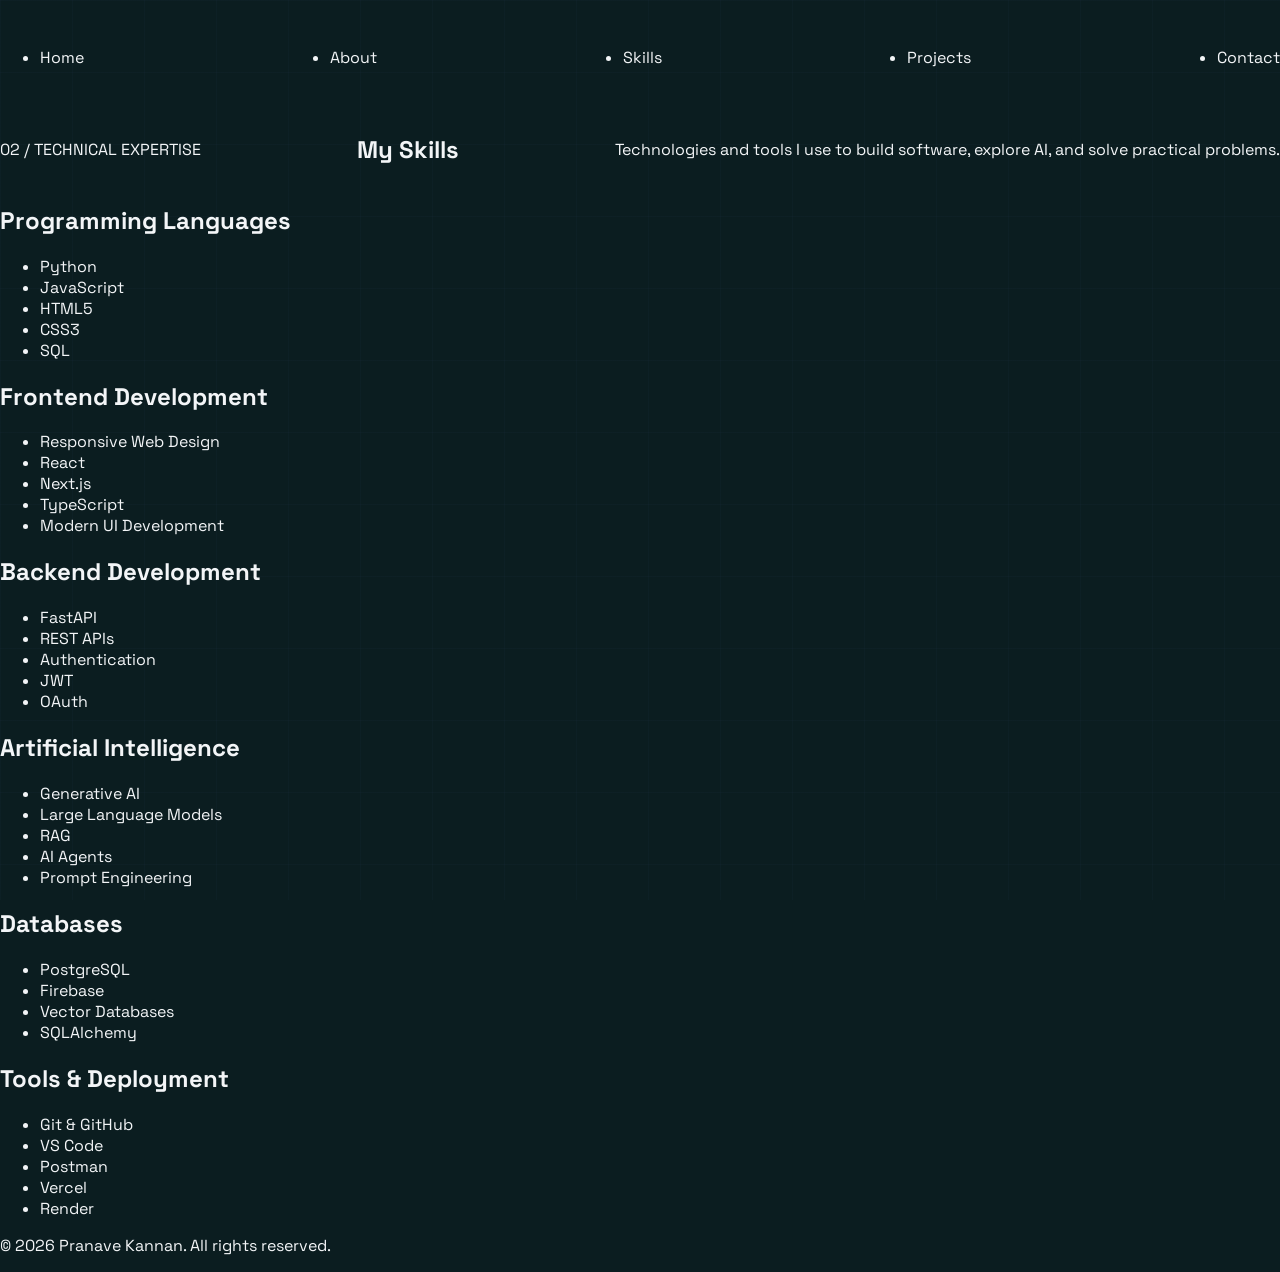
<file: skills.html>
<!DOCTYPE html>
<html lang="en">
<head>
    <meta charset="UTF-8">
    <meta name="viewport" content="width=device-width, initial-scale=1.0">
    <meta name="description" content="Explore the technical skills of Pranave Kannan across software development, AI, and backend engineering.">
    <title>Skills | Pranave Kannan</title>
    <link rel="stylesheet" href="style.css">
</head>
<body>

    <header>
        <nav>
            <ul class="navbar">
                <li><a href="index.html">Home</a></li>
                <li><a href="about.html">About</a></li>
                <li><a href="skills.html">Skills</a></li>
                <li><a href="projects.html">Projects</a></li>
                <li><a href="contact.html">Contact</a></li>
            </ul>
        </nav>
    </header>

    <main>
        <section id="skills">
            <div class="section-heading">
                <span class="section-label">02 / TECHNICAL EXPERTISE</span>
                <h1>My Skills</h1>
                <p>
                    Technologies and tools I use to build software,
                    explore AI, and solve practical problems.
                </p>
            </div>

            <div class="skills-container">

                <article class="skill-card">
                    <h2>Programming Languages</h2>
                    <ul>
                        <li>Python</li>
                        <li>JavaScript</li>
                        <li>HTML5</li>
                        <li>CSS3</li>
                        <li>SQL</li>
                    </ul>
                </article>

                <article class="skill-card">
                    <h2>Frontend Development</h2>
                    <ul>
                        <li>Responsive Web Design</li>
                        <li>React</li>
                        <li>Next.js</li>
                        <li>TypeScript</li>
                        <li>Modern UI Development</li>
                    </ul>
                </article>

                <article class="skill-card">
                    <h2>Backend Development</h2>
                    <ul>
                        <li>FastAPI</li>
                        <li>REST APIs</li>
                        <li>Authentication</li>
                        <li>JWT</li>
                        <li>OAuth</li>
                    </ul>
                </article>

                <article class="skill-card">
                    <h2>Artificial Intelligence</h2>
                    <ul>
                        <li>Generative AI</li>
                        <li>Large Language Models</li>
                        <li>RAG</li>
                        <li>AI Agents</li>
                        <li>Prompt Engineering</li>
                    </ul>
                </article>

                <article class="skill-card">
                    <h2>Databases</h2>
                    <ul>
                        <li>PostgreSQL</li>
                        <li>Firebase</li>
                        <li>Vector Databases</li>
                        <li>SQLAlchemy</li>
                    </ul>
                </article>

                <article class="skill-card">
                    <h2>Tools & Deployment</h2>
                    <ul>
                        <li>Git & GitHub</li>
                        <li>VS Code</li>
                        <li>Postman</li>
                        <li>Vercel</li>
                        <li>Render</li>
                    </ul>
                </article>

            </div>
        </section>
    </main>

    <footer>
        <p>© 2026 Pranave Kannan. All rights reserved.</p>
    </footer>

</body>
</html>
</file>
<file: style.css>
@import url('https://fonts.googleapis.com/css2?family=DM+Mono:wght@400;500&family=Space+Grotesk:wght@400;500;600;700&display=swap');

:root {
    color-scheme: dark;
    --bg: #0b1d20;
    --bg-deep: #081619;
    --bg-panel: #102a2a;
    --bg-panel-soft: #122f32;
    --blue: #5278f5;
    --blue-light: #8da5ff;
    --white: #f3f5f7;
    --muted: #a0adb2;
    --muted-dark: #718287;
    --line: #263d42;
    --mono: 'DM Mono', monospace;
    --sans: 'Space Grotesk', sans-serif;
    --content: 1180px;
}

* {
    box-sizing: border-box;
}

html {
    scroll-behavior: smooth;
    scroll-padding-top: 90px;
}

body {
    margin: 0;
    background: var(--bg);
    color: var(--white);
    font-family: var(--sans);
    -webkit-font-smoothing: antialiased;
    overflow-x: hidden;
}

body::before {
    position: fixed;
    z-index: -1;
    inset: 0;
    background-image: linear-gradient(rgba(141, 165, 255, .025) 1px, transparent 1px), linear-gradient(90deg, rgba(141, 165, 255, .025) 1px, transparent 1px);
    background-size: 72px 72px;
    content: '';
    pointer-events: none;
}

::selection {
    color: var(--white);
    background: rgba(82, 120, 245, .55);
}

a {
    color: inherit;
    text-decoration: none;
}

button,
a {
    -webkit-tap-highlight-color: transparent;
}

.container {
    width: min(calc(100% - 64px), var(--content));
    margin-inline: auto;
}

.section-space {
    padding: 120px 0;
}

.page-grid {
    position: fixed;
    z-index: -1;
    inset: 0;
    width: min(calc(100% - 64px), var(--content));
    margin-inline: auto;
    border-inline: 1px solid rgba(141, 165, 255, .035);
    pointer-events: none;
}

.site-header {
    position: sticky;
    z-index: 20;
    top: 0;
    border-bottom: 1px solid rgba(38, 61, 66, .8);
    background: rgba(8, 22, 25, .9);
    backdrop-filter: blur(18px);
}

.navbar {
    min-height: 82px;
    display: flex;
    align-items: center;
    justify-content: space-between;
    gap: 30px;
}

.brand {
    flex: 0 0 auto;
    position: relative;
    display: grid;
    align-content: center;
    min-height: 48px;
    color: var(--white);
    font-size: 15px;
    font-weight: 700;
    letter-spacing: -.35px;
    line-height: 1;
}

.brand-name {
    white-space: nowrap;
}

.brand-role {
    display: block;
    margin-top: 7px;
    color: var(--muted);
    font-family: var(--mono);
    font-size: 7px;
    font-weight: 400;
    letter-spacing: 1.05px;
}

.brand-role i {
    color: var(--blue-light);
    font-style: normal;
}

.brand-period {
    position: absolute;
    right: -9px;
    top: 8px;
    width: 4px;
    height: 4px;
    border-radius: 50%;
    background: var(--blue-light);
    box-shadow: 0 0 10px rgba(130, 155, 255, .7);
}

.brand span:not(.brand-name):not(.brand-role):not(.brand-period) {
    color: var(--blue-light);
}

.nav-links {
    display: flex;
    align-items: center;
    justify-content: center;
    gap: clamp(18px, 2.6vw, 36px);
}

.nav-link {
    position: relative;
    padding: 10px 0;
    color: var(--muted);
    font-size: 12px;
    transition: color .2s ease;
}

.nav-link::after {
    position: absolute;
    right: 0;
    bottom: 3px;
    left: 0;
    height: 1px;
    background: var(--blue-light);
    content: '';
    transform: scaleX(0);
    transform-origin: left;
    transition: transform .2s ease;
}

.nav-link:hover,
.nav-link.active {
    color: var(--white);
}

.nav-link:hover::after,
.nav-link.active::after {
    transform: scaleX(1);
}

.nav-status {
    display: inline-flex;
    align-items: center;
    gap: 10px;
    color: var(--white);
    font-size: 11px;
    white-space: nowrap;
}

.status-dot,
.terminal-live i {
    width: 7px;
    height: 7px;
    border-radius: 50%;
    background: var(--blue-light);
    box-shadow: 0 0 12px rgba(141, 165, 255, .75);
}

.hero {
    min-height: min(790px, calc(100vh - 82px));
    display: flex;
    flex-direction: column;
    justify-content: center;
    padding-top: 88px;
    padding-bottom: 30px;
}

.hero-layout {
    display: grid;
    grid-template-columns: minmax(0, 1.04fr) minmax(0, .96fr);
    align-items: center;
    gap: clamp(45px, 7vw, 100px);
}

.hero-content {
    position: relative;
    z-index: 1;
}

.eyebrow {
    display: flex;
    align-items: center;
    gap: 12px;
    margin: 0;
    color: var(--blue-light);
    font-family: var(--mono);
    font-size: 10px;
    letter-spacing: 1.7px;
    line-height: 1.7;
}

.eyebrow-line {
    width: 28px;
    height: 1px;
    flex: 0 0 auto;
    background: var(--blue-light);
}

.hero h1 {
    margin: 32px 0 24px;
    font-size: clamp(60px, 7.2vw, 96px);
    font-weight: 500;
    letter-spacing: -.075em;
    line-height: .99;
}

.hero h1 > span:first-of-type,
.about-layout h2 span,
.experience-intro h2 span,
.skills-intro h2 span,
.projects-intro h2 span,
.contact h2 span {
    color: var(--blue-light);
}

.title-period {
    color: var(--blue-light);
}

.hero-description {
    max-width: 510px;
    margin: 0;
    color: var(--muted);
    font-size: 15px;
    line-height: 1.9;
}

.hero-actions {
    display: flex;
    flex-wrap: wrap;
    gap: 13px;
    margin-top: 34px;
}

.button {
    min-height: 51px;
    display: inline-flex;
    align-items: center;
    justify-content: center;
    gap: 22px;
    padding: 0 20px;
    border: 1px solid transparent;
    font-size: 12px;
    font-weight: 600;
    transition: background .2s ease, border-color .2s ease, transform .2s ease;
}

.button:hover {
    transform: translateY(-3px);
}

.button-primary {
    background: var(--blue);
    color: #fff;
}

.button-primary:hover {
    background: #6688ff;
}

.button-secondary {
    border-color: var(--line);
    color: var(--white);
}

.button-secondary:hover {
    border-color: var(--blue-light);
    background: rgba(82, 120, 245, .08);
}

.hero-meta {
    display: flex;
    align-items: center;
    gap: 14px;
    margin-top: 55px;
    color: var(--muted-dark);
    font-family: var(--mono);
    font-size: 9px;
    letter-spacing: 1px;
}

.meta-divider {
    width: 25px;
    height: 1px;
    background: var(--line);
}

.terminal-visual {
    min-width: 0;
    align-self: center;
    padding: 0 0 8px;
}

.terminal-topline,
.terminal-footline {
    display: flex;
    justify-content: space-between;
    gap: 16px;
    color: var(--muted-dark);
    font-family: var(--mono);
    font-size: 9px;
    letter-spacing: 1.4px;
}

.terminal-topline {
    padding: 0 2px 15px;
}

.terminal-window {
    position: relative;
    overflow: hidden;
    border: 1px solid rgba(141, 165, 255, .28);
    background: linear-gradient(145deg, rgba(18, 47, 50, .98), rgba(8, 22, 25, .99));
    box-shadow: 0 35px 90px rgba(0, 0, 0, .28), 0 0 70px rgba(82, 120, 245, .07);
}

.terminal-window::before {
    position: absolute;
    top: 0;
    right: 0;
    width: 34%;
    height: 1px;
    background: var(--blue-light);
    content: '';
}

.terminal-bar {
    min-height: 52px;
    display: flex;
    align-items: center;
    gap: 17px;
    padding: 0 20px;
    border-bottom: 1px solid var(--line);
    background: rgba(5, 17, 19, .42);
}

.terminal-controls {
    display: flex;
    gap: 6px;
}

.terminal-controls i {
    width: 7px;
    height: 7px;
    border-radius: 50%;
    background: var(--blue-light);
    opacity: .85;
}

.terminal-controls i:nth-child(2) {
    opacity: .55;
}

.terminal-controls i:nth-child(3) {
    opacity: .3;
}

.terminal-title {
    color: var(--muted);
    font-family: var(--mono);
    font-size: 10px;
    letter-spacing: .5px;
}

.terminal-live {
    display: inline-flex;
    align-items: center;
    gap: 8px;
    margin-left: auto;
    color: var(--blue-light);
    font-family: var(--mono);
    font-size: 8px;
    letter-spacing: 1px;
}

.terminal-live i {
    width: 6px;
    height: 6px;
}

.terminal-body {
    padding: 29px 30px 26px;
    font-family: var(--mono);
    font-size: 12px;
    line-height: 1.7;
}

.terminal-command {
    margin: 0 0 5px;
    color: var(--blue-light);
}

.terminal-command span,
.terminal-prompt span {
    color: var(--white);
}

.terminal-output {
    margin: 0 0 3px;
    color: #e0e8e7;
}

.terminal-output b {
    display: inline-block;
    width: 27px;
    color: var(--blue-light);
    font-weight: 400;
}

.terminal-muted {
    margin: 0 0 20px;
    color: var(--muted);
}

.terminal-command:not(:first-child) {
    margin-top: 20px;
}

.terminal-prompt {
    margin: 23px 0 0;
    padding-top: 15px;
    border-top: 1px solid var(--line);
    color: var(--muted);
}

.terminal-prompt i {
    width: 7px;
    height: 14px;
    display: inline-block;
    margin-left: 4px;
    vertical-align: middle;
    background: var(--blue-light);
    animation: terminalBlink 1s steps(2, start) infinite;
}

.terminal-footline {
    padding: 15px 2px 0;
    font-size: 8px;
}

@keyframes terminalBlink {
    to { visibility: hidden; }
}

.hero-bottom {
    display: flex;
    align-items: center;
    justify-content: space-between;
    margin-top: auto;
    padding-top: 65px;
    color: var(--muted-dark);
    font-family: var(--mono);
    font-size: 9px;
    letter-spacing: 1.3px;
}

.scroll-indicator {
    color: var(--blue-light);
    font-size: 17px;
}

.intro-strip {
    border-top: 1px solid var(--line);
    border-bottom: 1px solid var(--line);
    background: rgba(16, 42, 42, .55);
}

.intro-strip-inner {
    min-height: 88px;
    display: flex;
    align-items: center;
    justify-content: space-between;
    gap: 30px;
}

.intro-strip-inner > p,
.strip-items span {
    margin: 0;
    color: var(--muted-dark);
    font-family: var(--mono);
    font-size: 9px;
    letter-spacing: 1.1px;
}

.strip-items {
    display: flex;
    flex-wrap: wrap;
    gap: 18px 35px;
}

.strip-items span {
    color: var(--white);
}

.section-heading {
    display: flex;
    align-items: center;
    justify-content: space-between;
    gap: 20px;
}

.section-index {
    color: var(--muted-dark);
    font-family: var(--mono);
    font-size: 9px;
    letter-spacing: 1.4px;
}

.about-layout {
    display: grid;
    grid-template-columns: 1.05fr .95fr;
    gap: clamp(45px, 8vw, 115px);
    align-items: start;
    padding: 82px 0 76px;
}

.about-layout h2,
.skills-intro h2,
.projects-intro h2,
.experience-intro h2,
.contact h2 {
    margin: 0;
    font-size: clamp(43px, 5.3vw, 70px);
    font-weight: 500;
    letter-spacing: -.065em;
    line-height: 1.08;
}

.about-copy {
    max-width: 490px;
    padding-top: 5px;
}

.about-copy p {
    margin: 0 0 17px;
    color: var(--muted);
    font-size: 14px;
    line-height: 1.95;
}

.about-copy .about-lead {
    margin-bottom: 21px;
    color: var(--white);
    font-size: 19px;
    line-height: 1.55;
}

.text-link {
    display: inline-flex;
    align-items: center;
    gap: 15px;
    margin-top: 12px;
    padding-bottom: 7px;
    border-bottom: 1px solid var(--blue);
    color: var(--blue-light);
    font-size: 12px;
}

.about-facts {
    display: grid;
    grid-template-columns: repeat(4, 1fr);
    border-top: 1px solid var(--line);
    border-bottom: 1px solid var(--line);
}

.fact {
    min-height: 128px;
    display: flex;
    flex-direction: column;
    justify-content: space-between;
    gap: 22px;
    padding: 20px 22px;
    border-right: 1px solid var(--line);
}

.fact:first-child {
    padding-left: 0;
}

.fact:last-child {
    border-right: 0;
}

.fact-number {
    color: var(--blue-light);
    font-family: var(--mono);
    font-size: 11px;
}

.fact-label {
    color: var(--muted);
    font-size: 10px;
    letter-spacing: .8px;
    line-height: 1.6;
}

.experience {
    border-top: 1px solid var(--line);
    border-bottom: 1px solid var(--line);
    background: linear-gradient(115deg, rgba(16, 42, 42, .7), rgba(11, 29, 32, .35) 65%);
}

.experience-intro,
.skills-intro,
.projects-intro {
    display: grid;
    grid-template-columns: 1.1fr .9fr;
    gap: 70px;
    align-items: end;
    padding: 65px 0 45px;
    border-bottom: 1px solid var(--line);
}

.experience-intro h2 {
    font-size: clamp(39px, 5vw, 64px);
}

.experience-intro > p,
.skills-intro > p,
.projects-intro > p {
    max-width: 470px;
    margin: 0 0 4px;
    color: var(--muted);
    font-size: 14px;
    line-height: 1.9;
}

.experience-item {
    display: grid;
    grid-template-columns: .72fr 1.28fr;
    gap: 55px;
    padding: 39px 0;
    border-bottom: 1px solid var(--line);
}

.experience-meta {
    display: flex;
    flex-direction: column;
    gap: 10px;
    color: var(--blue-light);
    font-family: var(--mono);
    font-size: 9px;
    letter-spacing: 1px;
    line-height: 1.7;
}

.experience-meta span + span {
    color: var(--muted-dark);
}

.experience-main h3 {
    margin: 0;
    font-size: clamp(26px, 3vw, 37px);
    font-weight: 500;
    letter-spacing: -.045em;
}

.experience-role {
    margin: 7px 0 15px;
    color: var(--blue-light);
    font-size: 12px;
}

.experience-main > p:not(.experience-role) {
    max-width: 680px;
    margin: 0;
    color: var(--muted);
    font-size: 13px;
    line-height: 1.9;
}

.experience-tag {
    display: inline-block;
    margin-top: 19px;
    padding: 8px 10px;
    border: 1px solid var(--line);
    color: #c3d0ff;
    font-family: var(--mono);
    font-size: 9px;
    letter-spacing: .3px;
}

.experience-link {
    display: inline-flex;
    align-items: center;
    gap: 16px;
    margin-top: 20px;
    padding-bottom: 7px;
    border-bottom: 1px solid var(--blue);
    color: var(--white);
    font-size: 12px;
}

.experience-link span {
    color: var(--blue-light);
    font-size: 16px;
}

.experience-note {
    margin: 22px 0 0;
    color: var(--muted-dark);
    font-size: 10px;
    line-height: 1.7;
}

.experience-note a {
    color: var(--blue-light);
    border-bottom: 1px solid var(--blue);
}

.skills-intro {
    padding-top: 75px;
}

.skills-grid {
    display: grid;
    grid-template-columns: repeat(2, minmax(0, 1fr));
    margin-top: 10px;
}

.skill-group {
    min-height: 230px;
    display: grid;
    grid-template-columns: 48px 1fr;
    gap: 20px;
    padding: 34px 34px 34px 0;
    border-bottom: 1px solid var(--line);
}

.skill-group:nth-child(odd) {
    border-right: 1px solid var(--line);
}

.skill-group:nth-child(even) {
    padding-left: 35px;
}

.skill-number {
    padding-top: 6px;
    color: var(--blue-light);
    font-family: var(--mono);
    font-size: 11px;
}

.skill-group h3 {
    margin: 0 0 10px;
    font-size: 23px;
    font-weight: 500;
    letter-spacing: -.8px;
}

.skill-group p {
    max-width: 390px;
    margin: 0 0 20px;
    color: var(--muted);
    font-size: 12px;
    line-height: 1.8;
}

.skill-tags,
.project-tech {
    display: flex;
    flex-wrap: wrap;
    gap: 8px;
}

.skill-tags span,
.project-tech span {
    padding: 7px 9px;
    border: 1px solid var(--line);
    color: #c2cdd0;
    font-family: var(--mono);
    font-size: 9px;
}

.projects {
    border-top: 1px solid var(--line);
    background: rgba(8, 22, 25, .35);
}

.projects-intro {
    padding-top: 75px;
}

.project-card {
    display: grid;
    grid-template-columns: minmax(0, 1.03fr) minmax(0, .97fr);
    align-items: center;
    gap: clamp(40px, 7vw, 90px);
    padding: 55px 0;
    border-bottom: 1px solid var(--line);
}

.project-card:nth-child(even) .project-art {
    order: 2;
}

.project-card:nth-child(even) .project-info {
    order: 1;
}

.project-art {
    position: relative;
    min-height: 355px;
    display: grid;
    place-items: center;
    overflow: hidden;
    border: 1px solid var(--line);
    background-color: #102a2d;
    background-image: linear-gradient(rgba(141, 165, 255, .055) 1px, transparent 1px), linear-gradient(90deg, rgba(141, 165, 255, .055) 1px, transparent 1px);
    background-size: 30px 30px;
}

.project-art::after {
    position: absolute;
    inset: 0;
    background: radial-gradient(circle at 50% 45%, rgba(82, 120, 245, .13), transparent 65%);
    content: '';
    pointer-events: none;
}

.art-label,
.art-number {
    position: absolute;
    z-index: 2;
    color: var(--muted);
    font-family: var(--mono);
    font-size: 8px;
    letter-spacing: 1.1px;
}

.art-label {
    top: 20px;
    left: 20px;
}

.art-number {
    right: 20px;
    bottom: 18px;
    color: var(--blue-light);
}

.research-window,
.expense-dashboard,
.resume-sheet {
    position: relative;
    z-index: 1;
    width: min(78%, 390px);
    border: 1px solid rgba(141, 165, 255, .3);
    background: rgba(8, 22, 25, .92);
    box-shadow: 0 25px 55px rgba(0, 0, 0, .3);
}

.window-top {
    height: 34px;
    display: flex;
    align-items: center;
    gap: 5px;
    padding: 0 12px;
    border-bottom: 1px solid var(--line);
}

.window-top > span {
    width: 5px;
    height: 5px;
    border-radius: 50%;
    background: var(--blue-light);
    opacity: .65;
}

.window-top b {
    margin-left: auto;
    color: var(--muted);
    font-family: var(--mono);
    font-size: 8px;
    font-weight: 400;
    letter-spacing: 1px;
}

.research-content {
    padding: 25px;
}

.research-kicker {
    color: var(--blue-light);
    font-family: var(--mono);
    font-size: 8px;
    letter-spacing: 1.2px;
}

.research-title {
    margin: 15px 0 18px;
    font-size: clamp(24px, 3vw, 34px);
    letter-spacing: -1.7px;
    line-height: 1.1;
}

.research-title span {
    color: var(--blue-light);
}

.research-lines {
    display: grid;
    gap: 6px;
    margin-bottom: 20px;
}

.research-lines i {
    width: 100%;
    height: 3px;
    background: #294044;
}

.research-lines i:nth-child(2) {
    width: 78%;
}

.research-lines i:nth-child(3) {
    width: 56%;
}

.research-result {
    display: flex;
    align-items: center;
    gap: 10px;
    padding: 10px 0;
    border-top: 1px solid var(--line);
    color: var(--muted);
    font-size: 9px;
}

.research-result span,
.research-result b {
    color: var(--blue-light);
    font-family: var(--mono);
    font-weight: 400;
}

.research-result b {
    margin-left: auto;
}

.expense-dashboard {
    width: min(76%, 350px);
    padding: 23px;
}

.dashboard-heading,
.dashboard-footer {
    display: flex;
    align-items: center;
    justify-content: space-between;
    color: var(--muted);
    font-family: var(--mono);
    font-size: 8px;
    letter-spacing: 1px;
}

.dashboard-heading span {
    color: var(--blue-light);
}

.dashboard-total {
    margin-top: 30px;
    font-size: 38px;
    font-weight: 500;
    letter-spacing: -2px;
}

.dashboard-caption {
    color: var(--muted-dark);
    font-family: var(--mono);
    font-size: 8px;
    letter-spacing: 1px;
}

.dashboard-chart {
    height: 92px;
    display: flex;
    align-items: end;
    gap: 9px;
    margin: 22px 0;
    padding-bottom: 1px;
    border-bottom: 1px solid var(--line);
}

.dashboard-chart i {
    flex: 1;
    height: 45%;
    background: linear-gradient(0deg, rgba(82, 120, 245, .2), var(--blue));
}

.dashboard-chart i:nth-child(2n) { height: 72%; }
.dashboard-chart i:nth-child(3n) { height: 57%; }
.dashboard-chart i:nth-child(4n) { height: 88%; }
.dashboard-chart i:nth-child(5n) { height: 64%; }

.dashboard-footer {
    color: var(--blue-light);
    font-size: 7px;
}

.resume-sheet {
    width: min(63%, 270px);
    min-height: 275px;
    padding: 24px;
    background: #e7edf0;
    color: #173035;
    transform: rotate(-3deg);
}

.resume-avatar {
    width: 35px;
    height: 35px;
    border-radius: 50%;
    background: #b6c7ce;
}

.resume-heading-lines {
    position: absolute;
    top: 27px;
    left: 72px;
    right: 24px;
    display: grid;
    gap: 7px;
}

.resume-heading-lines i,
.resume-line {
    height: 5px;
    background: #9bafb7;
}

.resume-heading-lines i:last-child { width: 62%; }
.resume-section-title { margin: 23px 0 9px; color: #315a68; font: 8px var(--mono); letter-spacing: 1px; }
.resume-line { width: 100%; height: 4px; margin: 7px 0; background: #c2d0d5; }
.resume-line.short { width: 70%; }
.resume-pills { display: flex; gap: 6px; }
.resume-pills i { width: 43px; height: 12px; background: #c0d0d8; }
.resume-scan { display: flex; justify-content: space-between; margin-top: 20px; padding-top: 10px; border-top: 1px solid #b6c7ce; color: #315a68; font: 7px var(--mono); }

.traffic-map {
    position: relative;
    z-index: 1;
    width: 75%;
    height: 235px;
    overflow: hidden;
}

.road {
    position: absolute;
    background: #203d43;
    border: 1px solid rgba(141, 165, 255, .2);
}

.road-horizontal { top: 45%; left: -10%; width: 120%; height: 38px; }
.road-vertical { top: -20%; left: 46%; width: 38px; height: 140%; }
.road-diagonal { top: 42%; left: 15%; width: 90%; height: 30px; transform: rotate(-28deg); }

.traffic-point {
    position: absolute;
    z-index: 2;
    width: 10px;
    height: 10px;
    border: 2px solid var(--blue-light);
    border-radius: 50%;
    background: var(--bg);
    box-shadow: 0 0 15px rgba(141, 165, 255, .7);
}

.point-a { top: 22%; left: 45%; }
.point-b { top: 48%; left: 22%; }
.point-c { top: 49%; right: 19%; }
.point-d { bottom: 12%; left: 46%; }
.point-e { top: 28%; right: 12%; }

.traffic-label {
    position: absolute;
    right: 0;
    bottom: 0;
    color: var(--blue-light);
    font: 8px var(--mono);
    letter-spacing: 1px;
}

.project-info {
    min-width: 0;
}

.project-topline {
    display: flex;
    justify-content: space-between;
    gap: 15px;
    margin-bottom: 23px;
    color: var(--blue-light);
    font-family: var(--mono);
    font-size: 8px;
    letter-spacing: 1px;
}

.project-topline span:last-child {
    color: var(--muted-dark);
    text-align: right;
}

.project-info h3 {
    margin: 0;
    font-size: clamp(34px, 4vw, 48px);
    font-weight: 500;
    letter-spacing: -.06em;
    line-height: 1.1;
}

.project-subtitle {
    margin: 8px 0 19px;
    color: var(--blue-light);
    font-size: 13px;
}

.project-info > p:not(.project-subtitle) {
    max-width: 510px;
    margin: 0 0 22px;
    color: var(--muted);
    font-size: 13px;
    line-height: 1.9;
}

.project-tech {
    margin-top: 24px;
}

.project-link {
    display: inline-flex;
    align-items: center;
    gap: 18px;
    margin-top: 28px;
    padding-bottom: 8px;
    border-bottom: 1px solid var(--blue);
    color: var(--white);
    font-size: 12px;
}

.project-link span {
    color: var(--blue-light);
}

.project-note {
    display: inline-block;
    margin-top: 28px;
    color: var(--muted-dark);
    font-family: var(--mono);
    font-size: 9px;
    letter-spacing: .6px;
}

.contact {
    border-top: 1px solid var(--line);
    background: linear-gradient(115deg, rgba(16, 42, 42, .78), rgba(11, 29, 32, .6));
}

.contact-layout {
    display: grid;
    grid-template-columns: 1.1fr .9fr;
    gap: 80px;
    align-items: end;
    padding: 85px 0;
}

.contact-kicker {
    margin: 0 0 22px;
    color: var(--blue-light);
    font-family: var(--mono);
    font-size: 9px;
    letter-spacing: 1.5px;
}

.contact-copy p {
    max-width: 390px;
    margin: 0 0 25px;
    color: var(--muted);
    font-size: 14px;
    line-height: 1.9;
}

.contact-github {
    margin: 0;
}

.contact-secondary-links {
    display: flex;
    align-items: center;
    flex-wrap: wrap;
    gap: 10px;
    margin-top: 18px;
}

.contact-secondary-links .button {
    min-height: 51px;
    margin: 0;
}

.contact-bottom {
    display: flex;
    justify-content: space-between;
    gap: 20px;
    padding-top: 20px;
    border-top: 1px solid var(--line);
    color: var(--muted-dark);
    font-family: var(--mono);
    font-size: 9px;
    letter-spacing: 1px;
}

.contact-bottom a {
    color: var(--blue-light);
}

.site-footer {
    border-top: 1px solid var(--line);
}

.footer-inner {
    min-height: 95px;
    display: flex;
    align-items: center;
    justify-content: space-between;
    gap: 20px;
}

.footer-inner .brand {
    font-size: 27px;
}

.footer-inner p,
.footer-inner > span {
    margin: 0;
    color: var(--muted-dark);
    font-size: 10px;
}

@media (max-width: 1050px) {
    .navbar { gap: 20px; }
    .nav-links { gap: 18px; }
    .nav-status { display: none; }
    .hero-layout { gap: 42px; }
    .hero h1 { font-size: clamp(58px, 7vw, 78px); }
    .project-card { gap: 42px; }
}

@media (max-width: 760px) {
    html { scroll-padding-top: 72px; }
    .container { width: min(calc(100% - 40px), 600px); }
    .section-space { padding: 84px 0; }
    .navbar { min-height: 72px; flex-wrap: wrap; gap: 0 18px; padding-top: 10px; padding-bottom: 10px; }
    .brand { font-size: 29px; }
    .nav-links { flex: 1 1 auto; justify-content: flex-end; gap: 15px; }
    .nav-link { font-size: 11px; }
    .hero { min-height: auto; padding-top: 78px; padding-bottom: 28px; }
    .hero-layout { grid-template-columns: 1fr; gap: 54px; }
    .hero h1 { margin-top: 27px; font-size: clamp(59px, 11vw, 82px); }
    .hero-description { max-width: 570px; }
    .hero-meta { margin-top: 38px; }
    .terminal-visual { width: 100%; }
    .hero-bottom { margin-top: 48px; padding-top: 0; }
    .intro-strip-inner { align-items: flex-start; flex-direction: column; justify-content: center; gap: 15px; padding-top: 22px; padding-bottom: 22px; }
    .strip-items { gap: 12px 20px; }
    .about-layout { grid-template-columns: 1fr; gap: 32px; padding: 55px 0 45px; }
    .about-layout h2,
    .skills-intro h2,
    .projects-intro h2,
    .contact h2 { font-size: clamp(42px, 8vw, 58px); }
    .about-facts { grid-template-columns: repeat(2, 1fr); }
    .fact { min-height: 108px; padding: 16px; border-bottom: 1px solid var(--line); }
    .fact:first-child { padding-left: 16px; }
    .fact:nth-child(2) { border-right: 0; }
    .fact:nth-child(3), .fact:nth-child(4) { border-bottom: 0; }
    .experience-intro,
    .skills-intro,
    .projects-intro { grid-template-columns: 1fr; gap: 22px; padding: 48px 0 32px; }
    .experience-intro h2 { font-size: clamp(40px, 8vw, 54px); }
    .experience-item { grid-template-columns: 1fr; gap: 15px; padding: 29px 0; }
    .experience-meta { flex-direction: row; flex-wrap: wrap; justify-content: space-between; }
    .skills-grid { grid-template-columns: 1fr; }
    .skill-group,
    .skill-group:nth-child(even) { min-height: 0; padding: 27px 0; border-right: 0; }
    .project-card { grid-template-columns: 1fr; gap: 30px; padding: 38px 0; }
    .project-card:nth-child(even) .project-art,
    .project-card:nth-child(even) .project-info { order: initial; }
    .project-art { min-height: 320px; }
    .contact-layout { grid-template-columns: 1fr; gap: 35px; padding: 58px 0; }
}

@media (max-width: 480px) {
    .container { width: calc(100% - 36px); }
    .section-space { padding: 70px 0; }
    .navbar { align-items: flex-start; }
    .nav-links { width: 100%; flex-basis: 100%; justify-content: space-between; gap: 8px; padding-top: 7px; }
    .nav-link { font-size: 10px; }
    .hero { padding-top: 65px; }
    .eyebrow { font-size: 8px; letter-spacing: 1.1px; }
    .hero h1 { font-size: clamp(49px, 12vw, 62px); letter-spacing: -.075em; }
    .hero-description { font-size: 13px; }
    .hero-actions { gap: 9px; }
    .button { min-height: 46px; gap: 12px; padding-inline: 14px; font-size: 11px; }
    .hero-meta { flex-wrap: wrap; gap: 9px; font-size: 8px; }
    .terminal-topline,
    .terminal-footline { font-size: 7px; letter-spacing: .7px; }
    .terminal-bar { min-height: 43px; gap: 11px; padding-inline: 12px; }
    .terminal-body { padding: 19px 14px; font-size: 10px; }
    .terminal-title { font-size: 9px; }
    .terminal-live { font-size: 7px; }
    .hero-bottom { font-size: 8px; }
    .about-layout h2,
    .skills-intro h2,
    .projects-intro h2,
    .experience-intro h2,
    .contact h2 { font-size: 40px; letter-spacing: -.06em; }
    .about-copy .about-lead { font-size: 17px; }
    .about-copy p { font-size: 13px; }
    .section-index { font-size: 8px; }
    .fact { min-height: 100px; }
    .skill-group { grid-template-columns: 34px 1fr; gap: 13px; }
    .skill-group h3 { font-size: 19px; }
    .project-art { min-height: 275px; }
    .research-content { padding: 19px; }
    .project-info h3 { font-size: 34px; }
    .project-info > p:not(.project-subtitle) { font-size: 12px; }
    .project-topline { font-size: 7px; }
    .contact-bottom { flex-direction: column; font-size: 8px; }
    .footer-inner { min-height: 82px; }
    .footer-inner p,
    .footer-inner > span { font-size: 8px; }
}

@media (prefers-reduced-motion: reduce) {
    *,
    *::before,
    *::after {
        scroll-behavior: auto !important;
        animation-duration: .01ms !important;
        animation-iteration-count: 1 !important;
        transition-duration: .01ms !important;
    }
}
</file>
